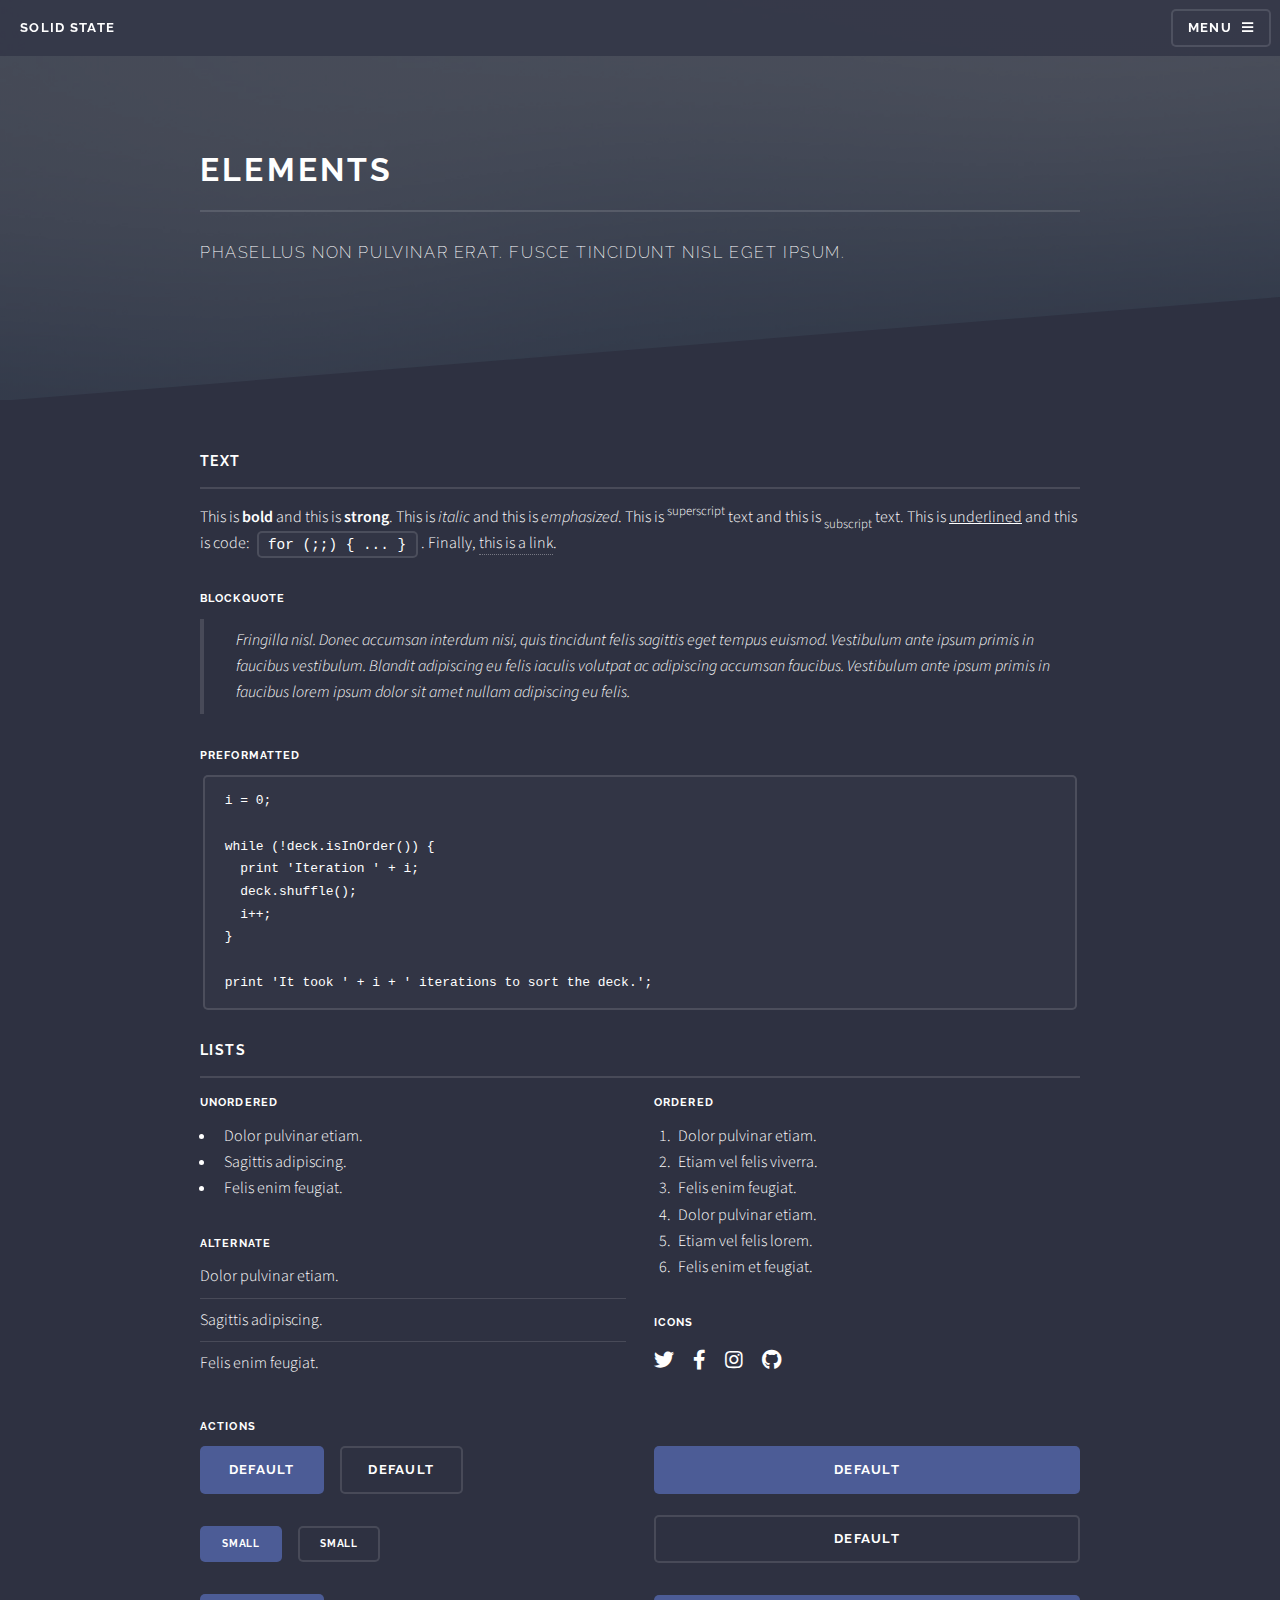
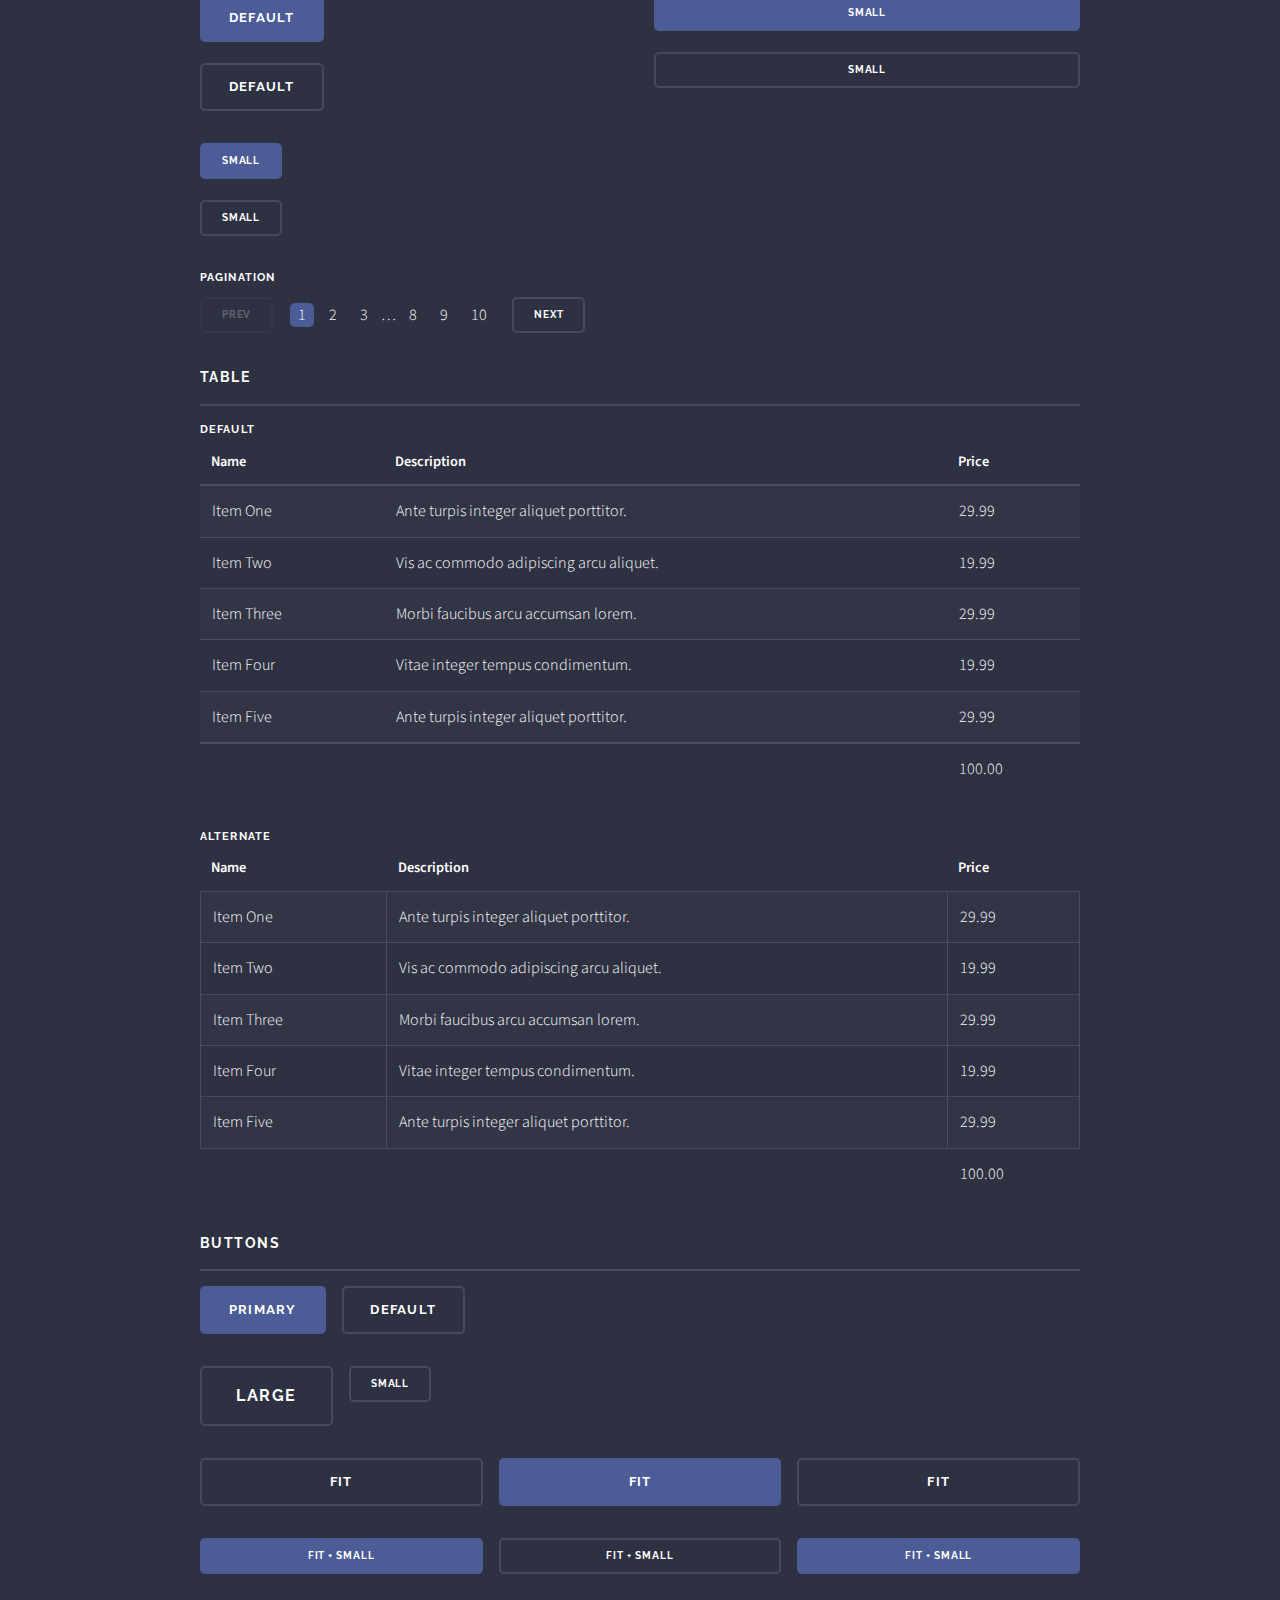
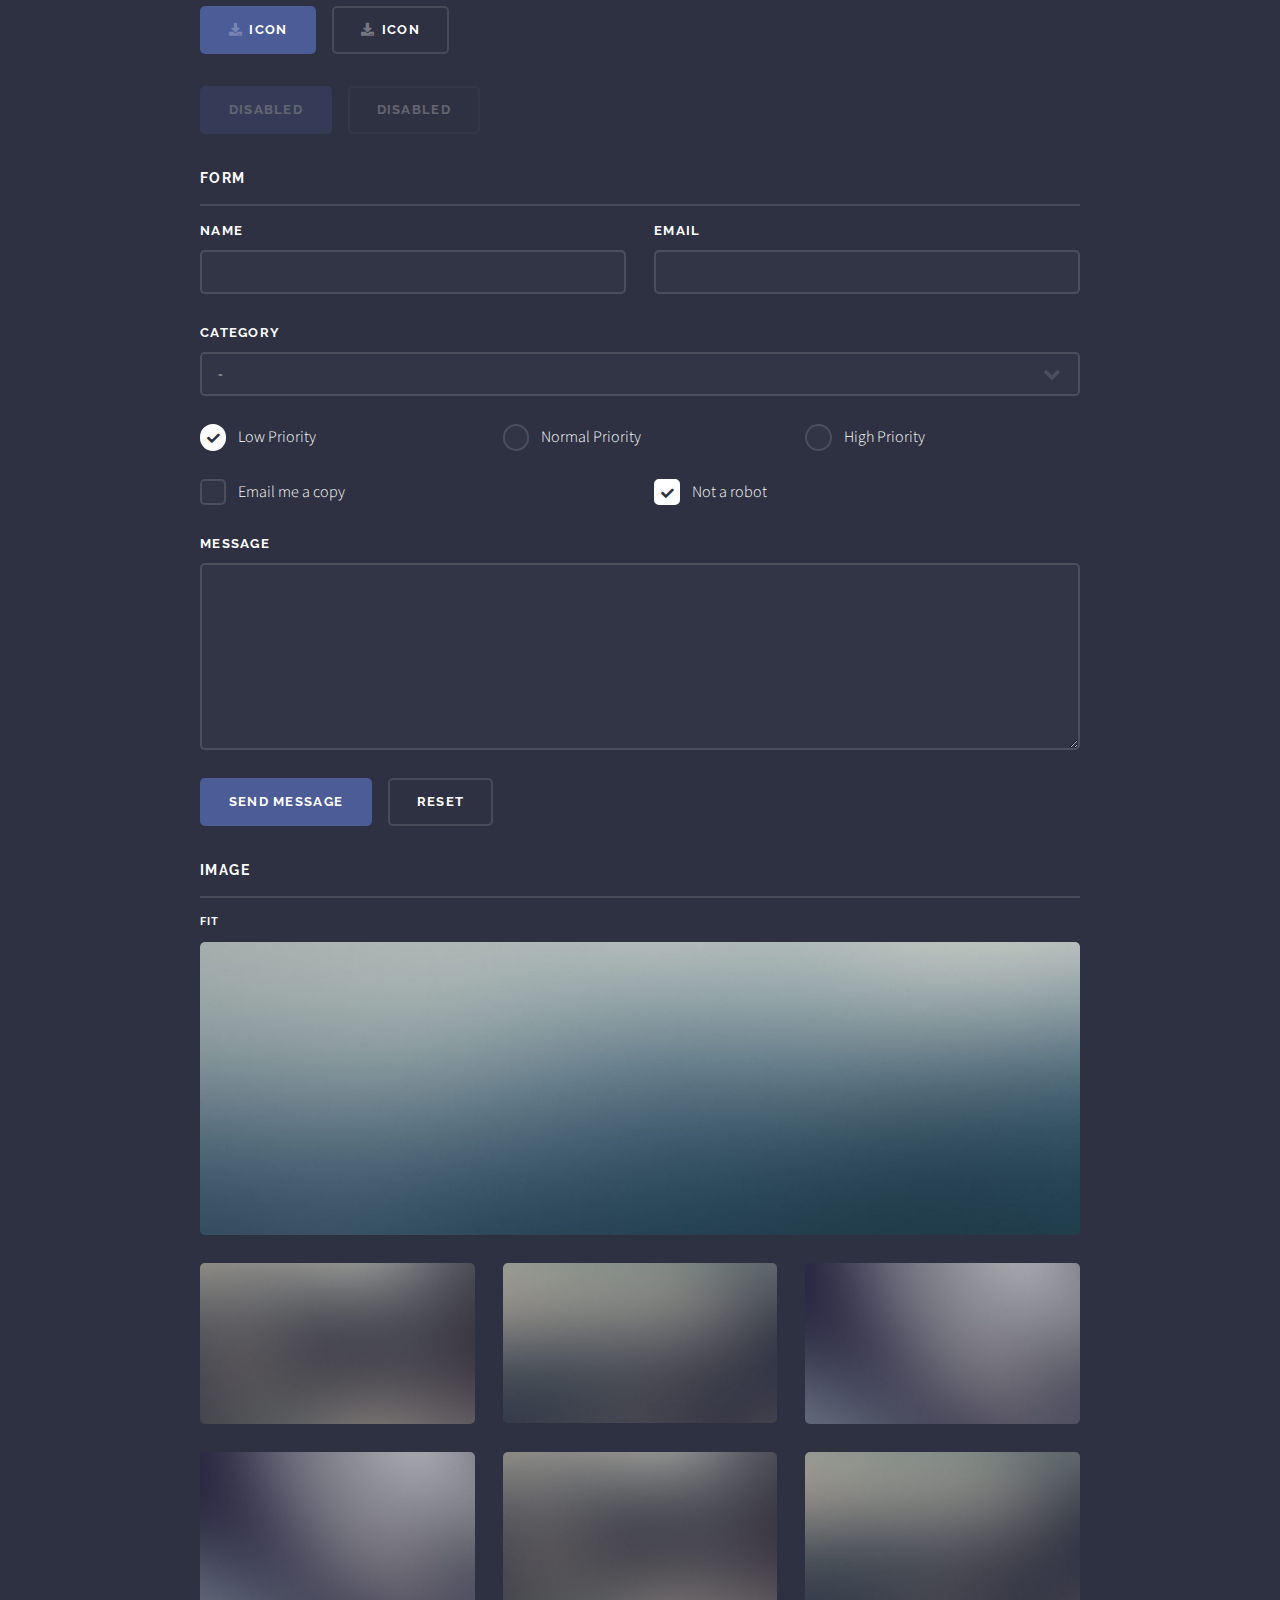
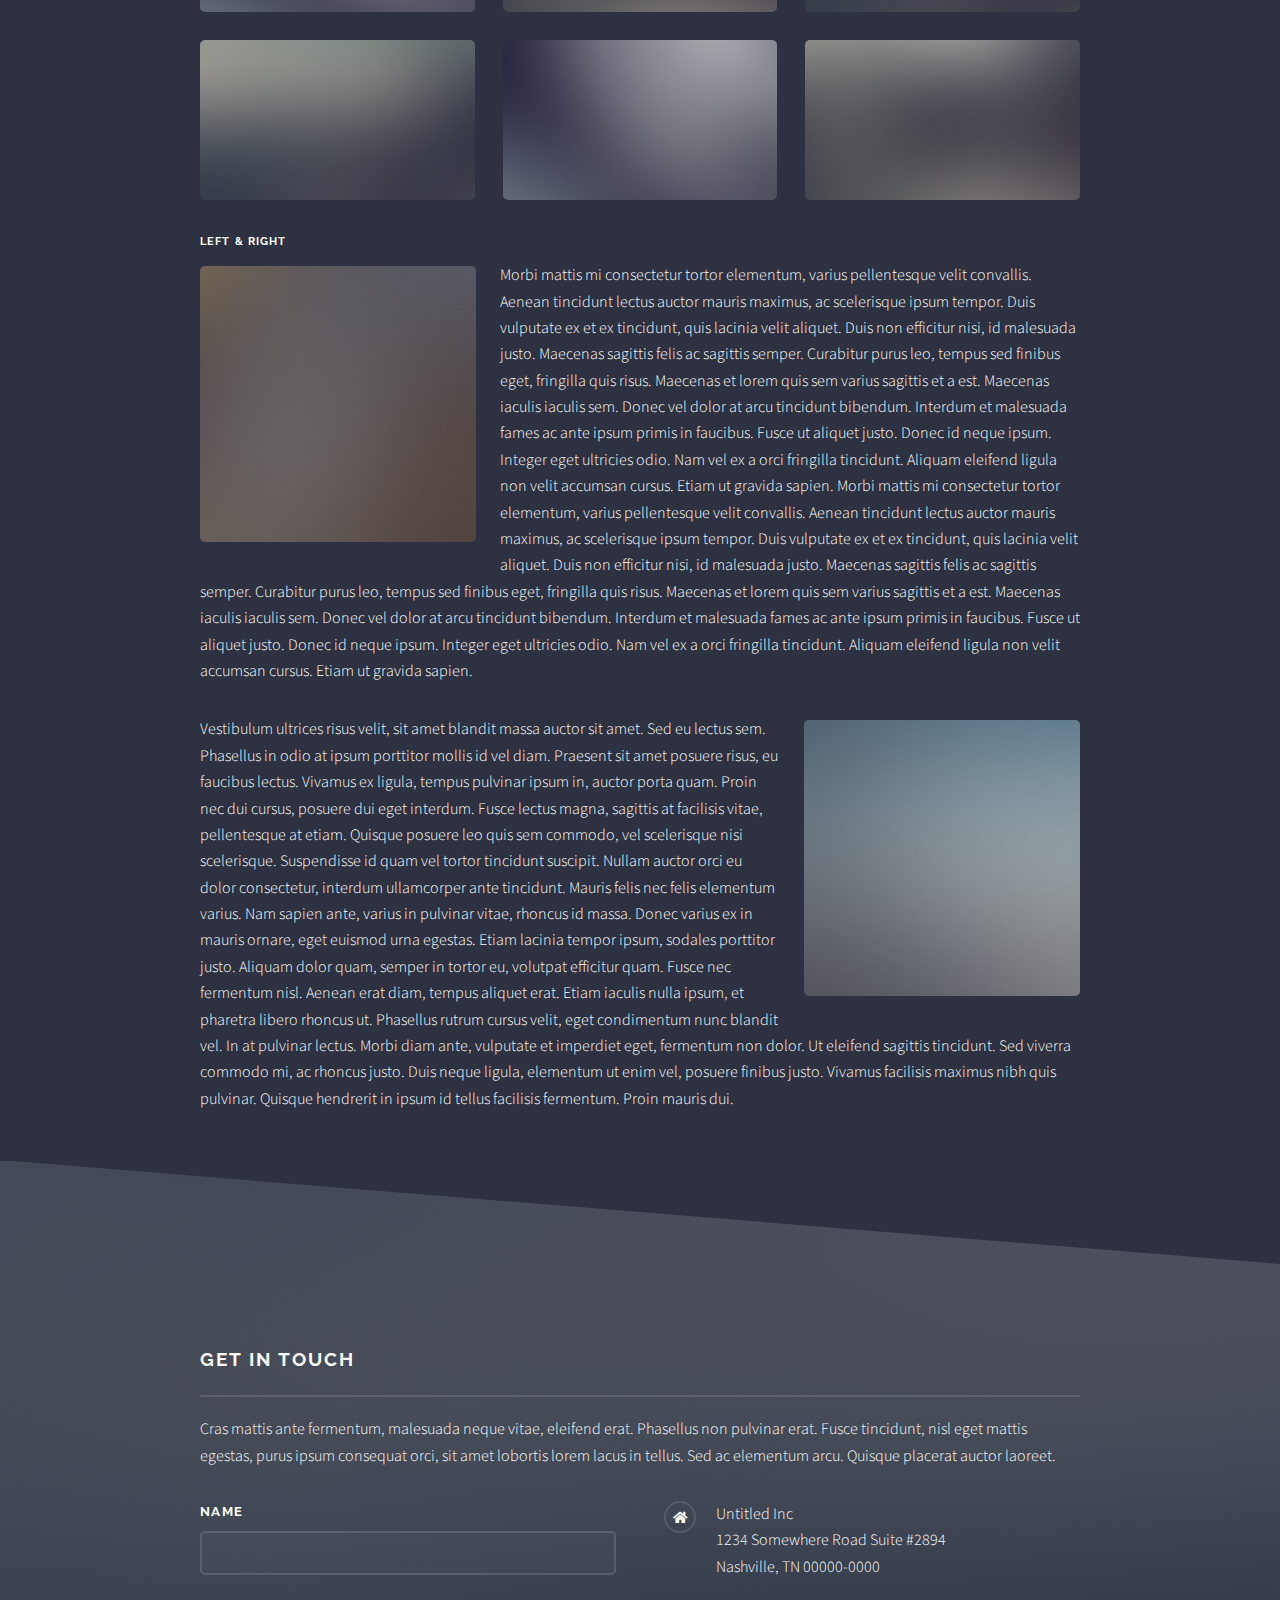
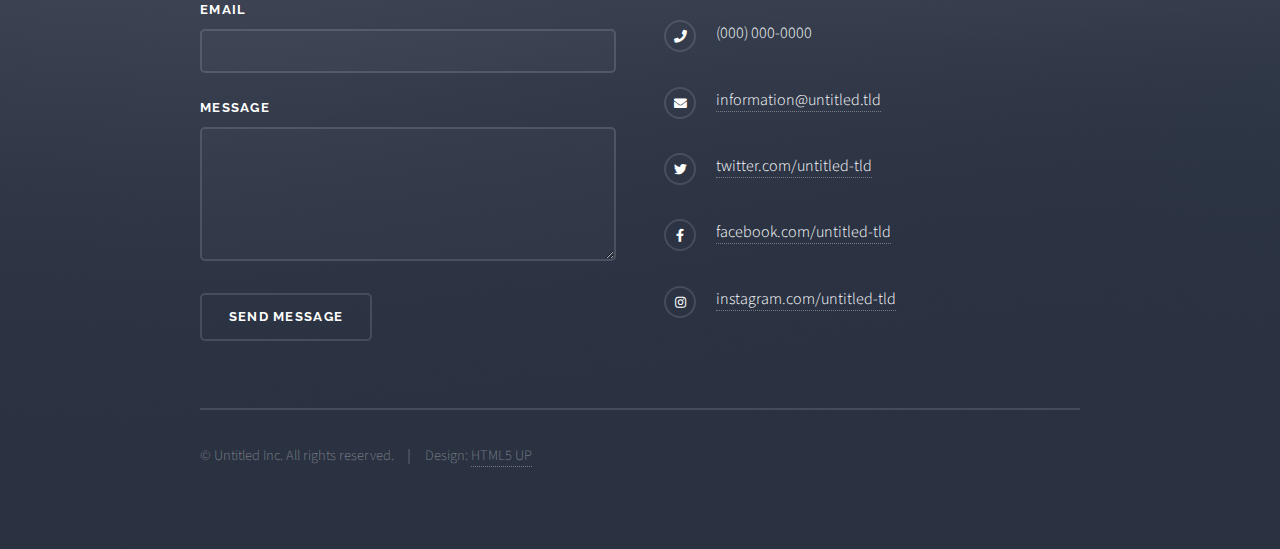
<file: elements.html>
<!DOCTYPE HTML>
<!--
	Solid State by HTML5 UP
	html5up.net | @ajlkn
	Free for personal and commercial use under the CCA 3.0 license (html5up.net/license)
-->
<html>
	<head>
		<title>Elements - Solid State by HTML5 UP</title>
		<meta charset="utf-8" />
		<meta name="viewport" content="width=device-width, initial-scale=1, user-scalable=no" />
		<link rel="stylesheet" href="assets/css/main.css" />
		<noscript><link rel="stylesheet" href="assets/css/noscript.css" /></noscript>
	</head>
	<body class="is-preload">

		<!-- Page Wrapper -->
			<div id="page-wrapper">

				<!-- Header -->
					<header id="header">
						<h1><a href="index.html">Solid State</a></h1>
						<nav>
							<a href="#menu">Menu</a>
						</nav>
					</header>

				<!-- Menu -->
					<nav id="menu">
						<div class="inner">
							<h2>Menu</h2>
							<ul class="links">
								<li><a href="index.html">Home</a></li>
								<li><a href="generic.html">Generic</a></li>
								<li><a href="elements.html">Elements</a></li>
								<li><a href="#">Log In</a></li>
								<li><a href="#">Sign Up</a></li>
							</ul>
							<a href="#" class="close">Close</a>
						</div>
					</nav>

				<!-- Wrapper -->
					<section id="wrapper">
						<header>
							<div class="inner">
								<h2>Elements</h2>
								<p>Phasellus non pulvinar erat. Fusce tincidunt nisl eget ipsum.</p>
							</div>
						</header>

						<!-- Content -->
							<div class="wrapper">
								<div class="inner">

									<section>
										<h3 class="major">Text</h3>
										<p>This is <b>bold</b> and this is <strong>strong</strong>. This is <i>italic</i> and this is <em>emphasized</em>.
										This is <sup>superscript</sup> text and this is <sub>subscript</sub> text.
										This is <u>underlined</u> and this is code: <code>for (;;) { ... }</code>. Finally, <a href="#">this is a link</a>.</p>
										<h4>Blockquote</h4>
										<blockquote>Fringilla nisl. Donec accumsan interdum nisi, quis tincidunt felis sagittis eget tempus euismod. Vestibulum ante ipsum primis in faucibus vestibulum. Blandit adipiscing eu felis iaculis volutpat ac adipiscing accumsan faucibus. Vestibulum ante ipsum primis in faucibus lorem ipsum dolor sit amet nullam adipiscing eu felis.</blockquote>
										<h4>Preformatted</h4>
										<pre><code>i = 0;

while (!deck.isInOrder()) {
  print 'Iteration ' + i;
  deck.shuffle();
  i++;
}

print 'It took ' + i + ' iterations to sort the deck.';</code></pre>
									</section>

									<section>
										<h3 class="major">Lists</h3>
										<div class="row">
											<div class="col-6 col-12-medium">
												<h4>Unordered</h4>
												<ul>
													<li>Dolor pulvinar etiam.</li>
													<li>Sagittis adipiscing.</li>
													<li>Felis enim feugiat.</li>
												</ul>
												<h4>Alternate</h4>
												<ul class="alt">
													<li>Dolor pulvinar etiam.</li>
													<li>Sagittis adipiscing.</li>
													<li>Felis enim feugiat.</li>
												</ul>
											</div>
											<div class="col-6 col-12-medium">
												<h4>Ordered</h4>
												<ol>
													<li>Dolor pulvinar etiam.</li>
													<li>Etiam vel felis viverra.</li>
													<li>Felis enim feugiat.</li>
													<li>Dolor pulvinar etiam.</li>
													<li>Etiam vel felis lorem.</li>
													<li>Felis enim et feugiat.</li>
												</ol>
												<h4>Icons</h4>
												<ul class="icons">
													<li><a href="#" class="icon brands fa-twitter"><span class="label">Twitter</span></a></li>
													<li><a href="#" class="icon brands fa-facebook-f"><span class="label">Facebook</span></a></li>
													<li><a href="#" class="icon brands fa-instagram"><span class="label">Instagram</span></a></li>
													<li><a href="#" class="icon brands fa-github"><span class="label">Github</span></a></li>
												</ul>
											</div>
										</div>
										<h4>Actions</h4>
										<div class="row">
											<div class="col-6 col-12-medium">
												<ul class="actions">
													<li><a href="#" class="button primary">Default</a></li>
													<li><a href="#" class="button">Default</a></li>
												</ul>
												<ul class="actions small">
													<li><a href="#" class="button primary small">Small</a></li>
													<li><a href="#" class="button small">Small</a></li>
												</ul>
												<ul class="actions stacked">
													<li><a href="#" class="button primary">Default</a></li>
													<li><a href="#" class="button">Default</a></li>
												</ul>
												<ul class="actions stacked small">
													<li><a href="#" class="button primary small">Small</a></li>
													<li><a href="#" class="button small">Small</a></li>
												</ul>
											</div>
											<div class="col-6 col-12-medium">
												<ul class="actions stacked">
													<li><a href="#" class="button primary fit">Default</a></li>
													<li><a href="#" class="button fit">Default</a></li>
												</ul>
												<ul class="actions stacked small">
													<li><a href="#" class="button primary small fit">Small</a></li>
													<li><a href="#" class="button small fit">Small</a></li>
												</ul>
											</div>
										</div>
										<h4>Pagination</h4>
										<ul class="pagination">
											<li><span class="button small disabled">Prev</span></li>
											<li><a href="#" class="page active">1</a></li>
											<li><a href="#" class="page">2</a></li>
											<li><a href="#" class="page">3</a></li>
											<li><span>&hellip;</span></li>
											<li><a href="#" class="page">8</a></li>
											<li><a href="#" class="page">9</a></li>
											<li><a href="#" class="page">10</a></li>
											<li><a href="#" class="button small">Next</a></li>
										</ul>
									</section>

									<section>
										<h3 class="major">Table</h3>
										<h4>Default</h4>
										<div class="table-wrapper">
											<table>
												<thead>
													<tr>
														<th>Name</th>
														<th>Description</th>
														<th>Price</th>
													</tr>
												</thead>
												<tbody>
													<tr>
														<td>Item One</td>
														<td>Ante turpis integer aliquet porttitor.</td>
														<td>29.99</td>
													</tr>
													<tr>
														<td>Item Two</td>
														<td>Vis ac commodo adipiscing arcu aliquet.</td>
														<td>19.99</td>
													</tr>
													<tr>
														<td>Item Three</td>
														<td> Morbi faucibus arcu accumsan lorem.</td>
														<td>29.99</td>
													</tr>
													<tr>
														<td>Item Four</td>
														<td>Vitae integer tempus condimentum.</td>
														<td>19.99</td>
													</tr>
													<tr>
														<td>Item Five</td>
														<td>Ante turpis integer aliquet porttitor.</td>
														<td>29.99</td>
													</tr>
												</tbody>
												<tfoot>
													<tr>
														<td colspan="2"></td>
														<td>100.00</td>
													</tr>
												</tfoot>
											</table>
										</div>

										<h4>Alternate</h4>
										<div class="table-wrapper">
											<table class="alt">
												<thead>
													<tr>
														<th>Name</th>
														<th>Description</th>
														<th>Price</th>
													</tr>
												</thead>
												<tbody>
													<tr>
														<td>Item One</td>
														<td>Ante turpis integer aliquet porttitor.</td>
														<td>29.99</td>
													</tr>
													<tr>
														<td>Item Two</td>
														<td>Vis ac commodo adipiscing arcu aliquet.</td>
														<td>19.99</td>
													</tr>
													<tr>
														<td>Item Three</td>
														<td> Morbi faucibus arcu accumsan lorem.</td>
														<td>29.99</td>
													</tr>
													<tr>
														<td>Item Four</td>
														<td>Vitae integer tempus condimentum.</td>
														<td>19.99</td>
													</tr>
													<tr>
														<td>Item Five</td>
														<td>Ante turpis integer aliquet porttitor.</td>
														<td>29.99</td>
													</tr>
												</tbody>
												<tfoot>
													<tr>
														<td colspan="2"></td>
														<td>100.00</td>
													</tr>
												</tfoot>
											</table>
										</div>
									</section>

									<section>
										<h3 class="major">Buttons</h3>
										<ul class="actions">
											<li><a href="#" class="button primary">Primary</a></li>
											<li><a href="#" class="button">Default</a></li>
										</ul>
										<ul class="actions">
											<li><a href="#" class="button large">Large</a></li>
											<li><a href="#" class="button small">Small</a></li>
										</ul>
										<ul class="actions fit">
											<li><a href="#" class="button fit">Fit</a></li>
											<li><a href="#" class="button primary fit">Fit</a></li>
											<li><a href="#" class="button fit">Fit</a></li>
										</ul>
										<ul class="actions fit small">
											<li><a href="#" class="button primary fit small">Fit + Small</a></li>
											<li><a href="#" class="button fit small">Fit + Small</a></li>
											<li><a href="#" class="button primary fit small">Fit + Small</a></li>
										</ul>
										<ul class="actions">
											<li><a href="#" class="button primary icon solid fa-download">Icon</a></li>
											<li><a href="#" class="button icon solid fa-download">Icon</a></li>
										</ul>
										<ul class="actions">
											<li><span class="button primary disabled">Disabled</span></li>
											<li><span class="button disabled">Disabled</span></li>
										</ul>
									</section>

									<section>
										<h3 class="major">Form</h3>
										<form method="post" action="#">
											<div class="row gtr-uniform">
												<div class="col-6 col-12-xsmall">
													<label for="demo-name">Name</label>
													<input type="text" name="demo-name" id="demo-name" value="" />
												</div>
												<div class="col-6 col-12-xsmall">
													<label for="demo-email">Email</label>
													<input type="email" name="demo-email" id="demo-email" value="" />
												</div>
												<div class="col-12">
													<label for="demo-category">Category</label>
													<select name="demo-category" id="demo-category">
														<option value="">-</option>
														<option value="1">Manufacturing</option>
														<option value="1">Shipping</option>
														<option value="1">Administration</option>
														<option value="1">Human Resources</option>
													</select>
												</div>
												<div class="col-4 col-12-small">
													<input type="radio" id="demo-priority-low" name="demo-priority" checked>
													<label for="demo-priority-low">Low Priority</label>
												</div>
												<div class="col-4 col-12-small">
													<input type="radio" id="demo-priority-normal" name="demo-priority">
													<label for="demo-priority-normal">Normal Priority</label>
												</div>
												<div class="col-4 col-12-small">
													<input type="radio" id="demo-priority-high" name="demo-priority">
													<label for="demo-priority-high">High Priority</label>
												</div>
												<div class="col-6 col-12-small">
													<input type="checkbox" id="demo-copy" name="demo-copy">
													<label for="demo-copy">Email me a copy</label>
												</div>
												<div class="col-6 col-12-small">
													<input type="checkbox" id="demo-human" name="demo-human" checked>
													<label for="demo-human">Not a robot</label>
												</div>
												<div class="col-12">
													<label for="demo-message">Message</label>
													<textarea name="demo-message" id="demo-message" rows="6"></textarea>
												</div>
												<div class="col-12">
													<ul class="actions">
														<li><input type="submit" value="Send Message" class="primary" /></li>
														<li><input type="reset" value="Reset" /></li>
													</ul>
												</div>
											</div>
										</form>
									</section>

									<section>
										<h3 class="major">Image</h3>
										<h4>Fit</h4>
										<div class="box alt">
											<div class="row gtr-uniform">
												<div class="col-12"><span class="image fit"><img src="images/pic08.jpg" alt="" /></span></div>
												<div class="col-4"><span class="image fit"><img src="images/pic05.jpg" alt="" /></span></div>
												<div class="col-4"><span class="image fit"><img src="images/pic06.jpg" alt="" /></span></div>
												<div class="col-4"><span class="image fit"><img src="images/pic07.jpg" alt="" /></span></div>
												<div class="col-4"><span class="image fit"><img src="images/pic07.jpg" alt="" /></span></div>
												<div class="col-4"><span class="image fit"><img src="images/pic05.jpg" alt="" /></span></div>
												<div class="col-4"><span class="image fit"><img src="images/pic06.jpg" alt="" /></span></div>
												<div class="col-4"><span class="image fit"><img src="images/pic06.jpg" alt="" /></span></div>
												<div class="col-4"><span class="image fit"><img src="images/pic07.jpg" alt="" /></span></div>
												<div class="col-4"><span class="image fit"><img src="images/pic05.jpg" alt="" /></span></div>
											</div>
										</div>
										<h4>Left &amp; Right</h4>
										<p><span class="image left"><img src="images/pic01.jpg" alt="" /></span>Morbi mattis mi consectetur tortor elementum, varius pellentesque velit convallis. Aenean tincidunt lectus auctor mauris maximus, ac scelerisque ipsum tempor. Duis vulputate ex et ex tincidunt, quis lacinia velit aliquet. Duis non efficitur nisi, id malesuada justo. Maecenas sagittis felis ac sagittis semper. Curabitur purus leo, tempus sed finibus eget, fringilla quis risus. Maecenas et lorem quis sem varius sagittis et a est. Maecenas iaculis iaculis sem. Donec vel dolor at arcu tincidunt bibendum. Interdum et malesuada fames ac ante ipsum primis in faucibus. Fusce ut aliquet justo. Donec id neque ipsum. Integer eget ultricies odio. Nam vel ex a orci fringilla tincidunt. Aliquam eleifend ligula non velit accumsan cursus. Etiam ut gravida sapien. Morbi mattis mi consectetur tortor elementum, varius pellentesque velit convallis. Aenean tincidunt lectus auctor mauris maximus, ac scelerisque ipsum tempor. Duis vulputate ex et ex tincidunt, quis lacinia velit aliquet. Duis non efficitur nisi, id malesuada justo. Maecenas sagittis felis ac sagittis semper. Curabitur purus leo, tempus sed finibus eget, fringilla quis risus. Maecenas et lorem quis sem varius sagittis et a est. Maecenas iaculis iaculis sem. Donec vel dolor at arcu tincidunt bibendum. Interdum et malesuada fames ac ante ipsum primis in faucibus. Fusce ut aliquet justo. Donec id neque ipsum. Integer eget ultricies odio. Nam vel ex a orci fringilla tincidunt. Aliquam eleifend ligula non velit accumsan cursus. Etiam ut gravida sapien.</p>
										<p><span class="image right"><img src="images/pic02.jpg" alt="" /></span>Vestibulum ultrices risus velit, sit amet blandit massa auctor sit amet. Sed eu lectus sem. Phasellus in odio at ipsum porttitor mollis id vel diam. Praesent sit amet posuere risus, eu faucibus lectus. Vivamus ex ligula, tempus pulvinar ipsum in, auctor porta quam. Proin nec dui cursus, posuere dui eget interdum. Fusce lectus magna, sagittis at facilisis vitae, pellentesque at etiam. Quisque posuere leo quis sem commodo, vel scelerisque nisi scelerisque. Suspendisse id quam vel tortor tincidunt suscipit. Nullam auctor orci eu dolor consectetur, interdum ullamcorper ante tincidunt. Mauris felis nec felis elementum varius. Nam sapien ante, varius in pulvinar vitae, rhoncus id massa. Donec varius ex in mauris ornare, eget euismod urna egestas. Etiam lacinia tempor ipsum, sodales porttitor justo. Aliquam dolor quam, semper in tortor eu, volutpat efficitur quam. Fusce nec fermentum nisl. Aenean erat diam, tempus aliquet erat. Etiam iaculis nulla ipsum, et pharetra libero rhoncus ut. Phasellus rutrum cursus velit, eget condimentum nunc blandit vel. In at pulvinar lectus. Morbi diam ante, vulputate et imperdiet eget, fermentum non dolor. Ut eleifend sagittis tincidunt. Sed viverra commodo mi, ac rhoncus justo. Duis neque ligula, elementum ut enim vel, posuere finibus justo. Vivamus facilisis maximus nibh quis pulvinar. Quisque hendrerit in ipsum id tellus facilisis fermentum. Proin mauris dui.</p>
									</section>

								</div>
							</div>

					</section>

				<!-- Footer -->
					<section id="footer">
						<div class="inner">
							<h2 class="major">Get in touch</h2>
							<p>Cras mattis ante fermentum, malesuada neque vitae, eleifend erat. Phasellus non pulvinar erat. Fusce tincidunt, nisl eget mattis egestas, purus ipsum consequat orci, sit amet lobortis lorem lacus in tellus. Sed ac elementum arcu. Quisque placerat auctor laoreet.</p>
							<form method="post" action="#">
								<div class="fields">
									<div class="field">
										<label for="name">Name</label>
										<input type="text" name="name" id="name" />
									</div>
									<div class="field">
										<label for="email">Email</label>
										<input type="email" name="email" id="email" />
									</div>
									<div class="field">
										<label for="message">Message</label>
										<textarea name="message" id="message" rows="4"></textarea>
									</div>
								</div>
								<ul class="actions">
									<li><input type="submit" value="Send Message" /></li>
								</ul>
							</form>
							<ul class="contact">
								<li class="icon solid fa-home">
									Untitled Inc<br />
									1234 Somewhere Road Suite #2894<br />
									Nashville, TN 00000-0000
								</li>
								<li class="icon solid fa-phone">(000) 000-0000</li>
								<li class="icon solid fa-envelope"><a href="#">information@untitled.tld</a></li>
								<li class="icon brands fa-twitter"><a href="#">twitter.com/untitled-tld</a></li>
								<li class="icon brands fa-facebook-f"><a href="#">facebook.com/untitled-tld</a></li>
								<li class="icon brands fa-instagram"><a href="#">instagram.com/untitled-tld</a></li>
							</ul>
							<ul class="copyright">
								<li>&copy; Untitled Inc. All rights reserved.</li><li>Design: <a href="http://html5up.net">HTML5 UP</a></li>
							</ul>
						</div>
					</section>

			</div>

		<!-- Scripts -->
			<script src="assets/js/jquery.min.js"></script>
			<script src="assets/js/jquery.scrollex.min.js"></script>
			<script src="assets/js/browser.min.js"></script>
			<script src="assets/js/breakpoints.min.js"></script>
			<script src="assets/js/util.js"></script>
			<script src="assets/js/main.js"></script>

	</body>
</html>
</file>
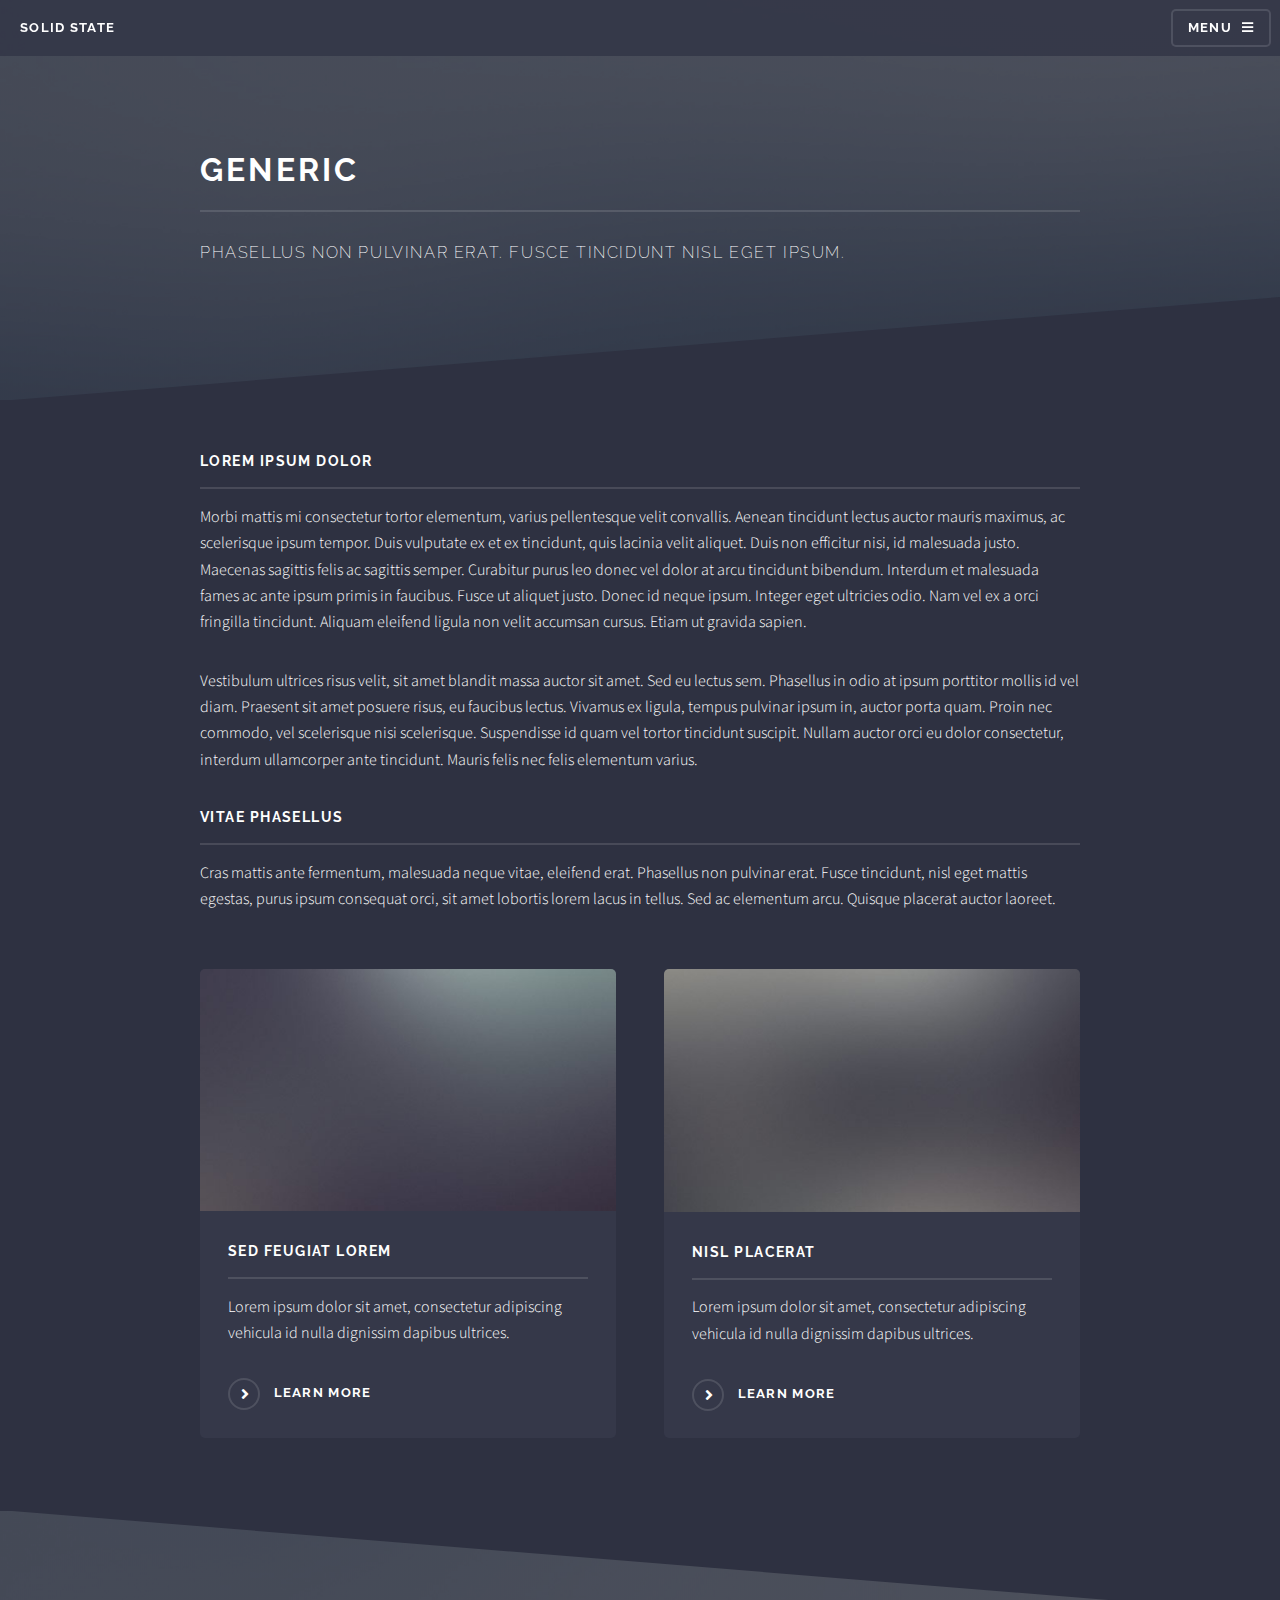
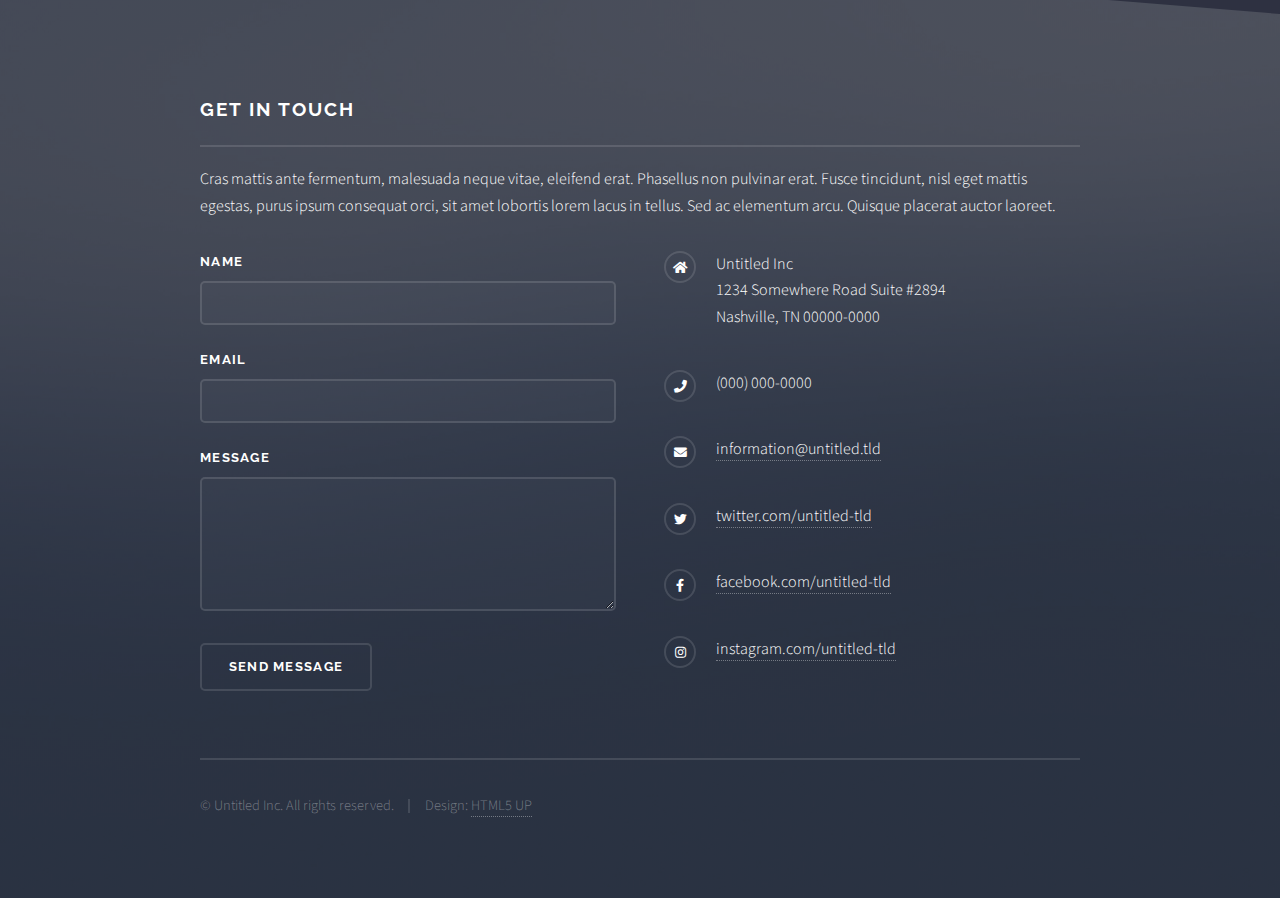
<file: generic.html>
<!DOCTYPE HTML>
<!--
	Solid State by HTML5 UP
	html5up.net | @ajlkn
	Free for personal and commercial use under the CCA 3.0 license (html5up.net/license)
-->
<html>
	<head>
		<title>Generic - Solid State by HTML5 UP</title>
		<meta charset="utf-8" />
		<meta name="viewport" content="width=device-width, initial-scale=1, user-scalable=no" />
		<link rel="stylesheet" href="assets/css/main.css" />
		<noscript><link rel="stylesheet" href="assets/css/noscript.css" /></noscript>
	</head>
	<body class="is-preload">

		<!-- Page Wrapper -->
			<div id="page-wrapper">

				<!-- Header -->
					<header id="header">
						<h1><a href="index.html">Solid State</a></h1>
						<nav>
							<a href="#menu">Menu</a>
						</nav>
					</header>

				<!-- Menu -->
					<nav id="menu">
						<div class="inner">
							<h2>Menu</h2>
							<ul class="links">
								<li><a href="index.html">Home</a></li>
								<li><a href="generic.html">Generic</a></li>
								<li><a href="elements.html">Elements</a></li>
								<li><a href="#">Log In</a></li>
								<li><a href="#">Sign Up</a></li>
							</ul>
							<a href="#" class="close">Close</a>
						</div>
					</nav>

				<!-- Wrapper -->
					<section id="wrapper">
						<header>
							<div class="inner">
								<h2>Generic</h2>
								<p>Phasellus non pulvinar erat. Fusce tincidunt nisl eget ipsum.</p>
							</div>
						</header>

						<!-- Content -->
							<div class="wrapper">
								<div class="inner">

									<h3 class="major">Lorem ipsum dolor</h3>
									<p>Morbi mattis mi consectetur tortor elementum, varius pellentesque velit convallis. Aenean tincidunt lectus auctor mauris maximus, ac scelerisque ipsum tempor. Duis vulputate ex et ex tincidunt, quis lacinia velit aliquet. Duis non efficitur nisi, id malesuada justo. Maecenas sagittis felis ac sagittis semper. Curabitur purus leo donec vel dolor at arcu tincidunt bibendum. Interdum et malesuada fames ac ante ipsum primis in faucibus. Fusce ut aliquet justo. Donec id neque ipsum. Integer eget ultricies odio. Nam vel ex a orci fringilla tincidunt. Aliquam eleifend ligula non velit accumsan cursus. Etiam ut gravida sapien.</p>

									<p>Vestibulum ultrices risus velit, sit amet blandit massa auctor sit amet. Sed eu lectus sem. Phasellus in odio at ipsum porttitor mollis id vel diam. Praesent sit amet posuere risus, eu faucibus lectus. Vivamus ex ligula, tempus pulvinar ipsum in, auctor porta quam. Proin nec commodo, vel scelerisque nisi scelerisque. Suspendisse id quam vel tortor tincidunt suscipit. Nullam auctor orci eu dolor consectetur, interdum ullamcorper ante tincidunt. Mauris felis nec felis elementum varius.</p>

									<h3 class="major">Vitae phasellus</h3>
									<p>Cras mattis ante fermentum, malesuada neque vitae, eleifend erat. Phasellus non pulvinar erat. Fusce tincidunt, nisl eget mattis egestas, purus ipsum consequat orci, sit amet lobortis lorem lacus in tellus. Sed ac elementum arcu. Quisque placerat auctor laoreet.</p>

									<section class="features">
										<article>
											<a href="#" class="image"><img src="images/pic04.jpg" alt="" /></a>
											<h3 class="major">Sed feugiat lorem</h3>
											<p>Lorem ipsum dolor sit amet, consectetur adipiscing vehicula id nulla dignissim dapibus ultrices.</p>
											<a href="#" class="special">Learn more</a>
										</article>
										<article>
											<a href="#" class="image"><img src="images/pic05.jpg" alt="" /></a>
											<h3 class="major">Nisl placerat</h3>
											<p>Lorem ipsum dolor sit amet, consectetur adipiscing vehicula id nulla dignissim dapibus ultrices.</p>
											<a href="#" class="special">Learn more</a>
										</article>
									</section>

								</div>
							</div>

					</section>

				<!-- Footer -->
					<section id="footer">
						<div class="inner">
							<h2 class="major">Get in touch</h2>
							<p>Cras mattis ante fermentum, malesuada neque vitae, eleifend erat. Phasellus non pulvinar erat. Fusce tincidunt, nisl eget mattis egestas, purus ipsum consequat orci, sit amet lobortis lorem lacus in tellus. Sed ac elementum arcu. Quisque placerat auctor laoreet.</p>
							<form method="post" action="#">
								<div class="fields">
									<div class="field">
										<label for="name">Name</label>
										<input type="text" name="name" id="name" />
									</div>
									<div class="field">
										<label for="email">Email</label>
										<input type="email" name="email" id="email" />
									</div>
									<div class="field">
										<label for="message">Message</label>
										<textarea name="message" id="message" rows="4"></textarea>
									</div>
								</div>
								<ul class="actions">
									<li><input type="submit" value="Send Message" /></li>
								</ul>
							</form>
							<ul class="contact">
								<li class="icon solid fa-home">
									Untitled Inc<br />
									1234 Somewhere Road Suite #2894<br />
									Nashville, TN 00000-0000
								</li>
								<li class="icon solid fa-phone">(000) 000-0000</li>
								<li class="icon solid fa-envelope"><a href="#">information@untitled.tld</a></li>
								<li class="icon brands fa-twitter"><a href="#">twitter.com/untitled-tld</a></li>
								<li class="icon brands fa-facebook-f"><a href="#">facebook.com/untitled-tld</a></li>
								<li class="icon brands fa-instagram"><a href="#">instagram.com/untitled-tld</a></li>
							</ul>
							<ul class="copyright">
								<li>&copy; Untitled Inc. All rights reserved.</li><li>Design: <a href="http://html5up.net">HTML5 UP</a></li>
							</ul>
						</div>
					</section>

			</div>

		<!-- Scripts -->
			<script src="assets/js/jquery.min.js"></script>
			<script src="assets/js/jquery.scrollex.min.js"></script>
			<script src="assets/js/browser.min.js"></script>
			<script src="assets/js/breakpoints.min.js"></script>
			<script src="assets/js/util.js"></script>
			<script src="assets/js/main.js"></script>

	</body>
</html>
</file>
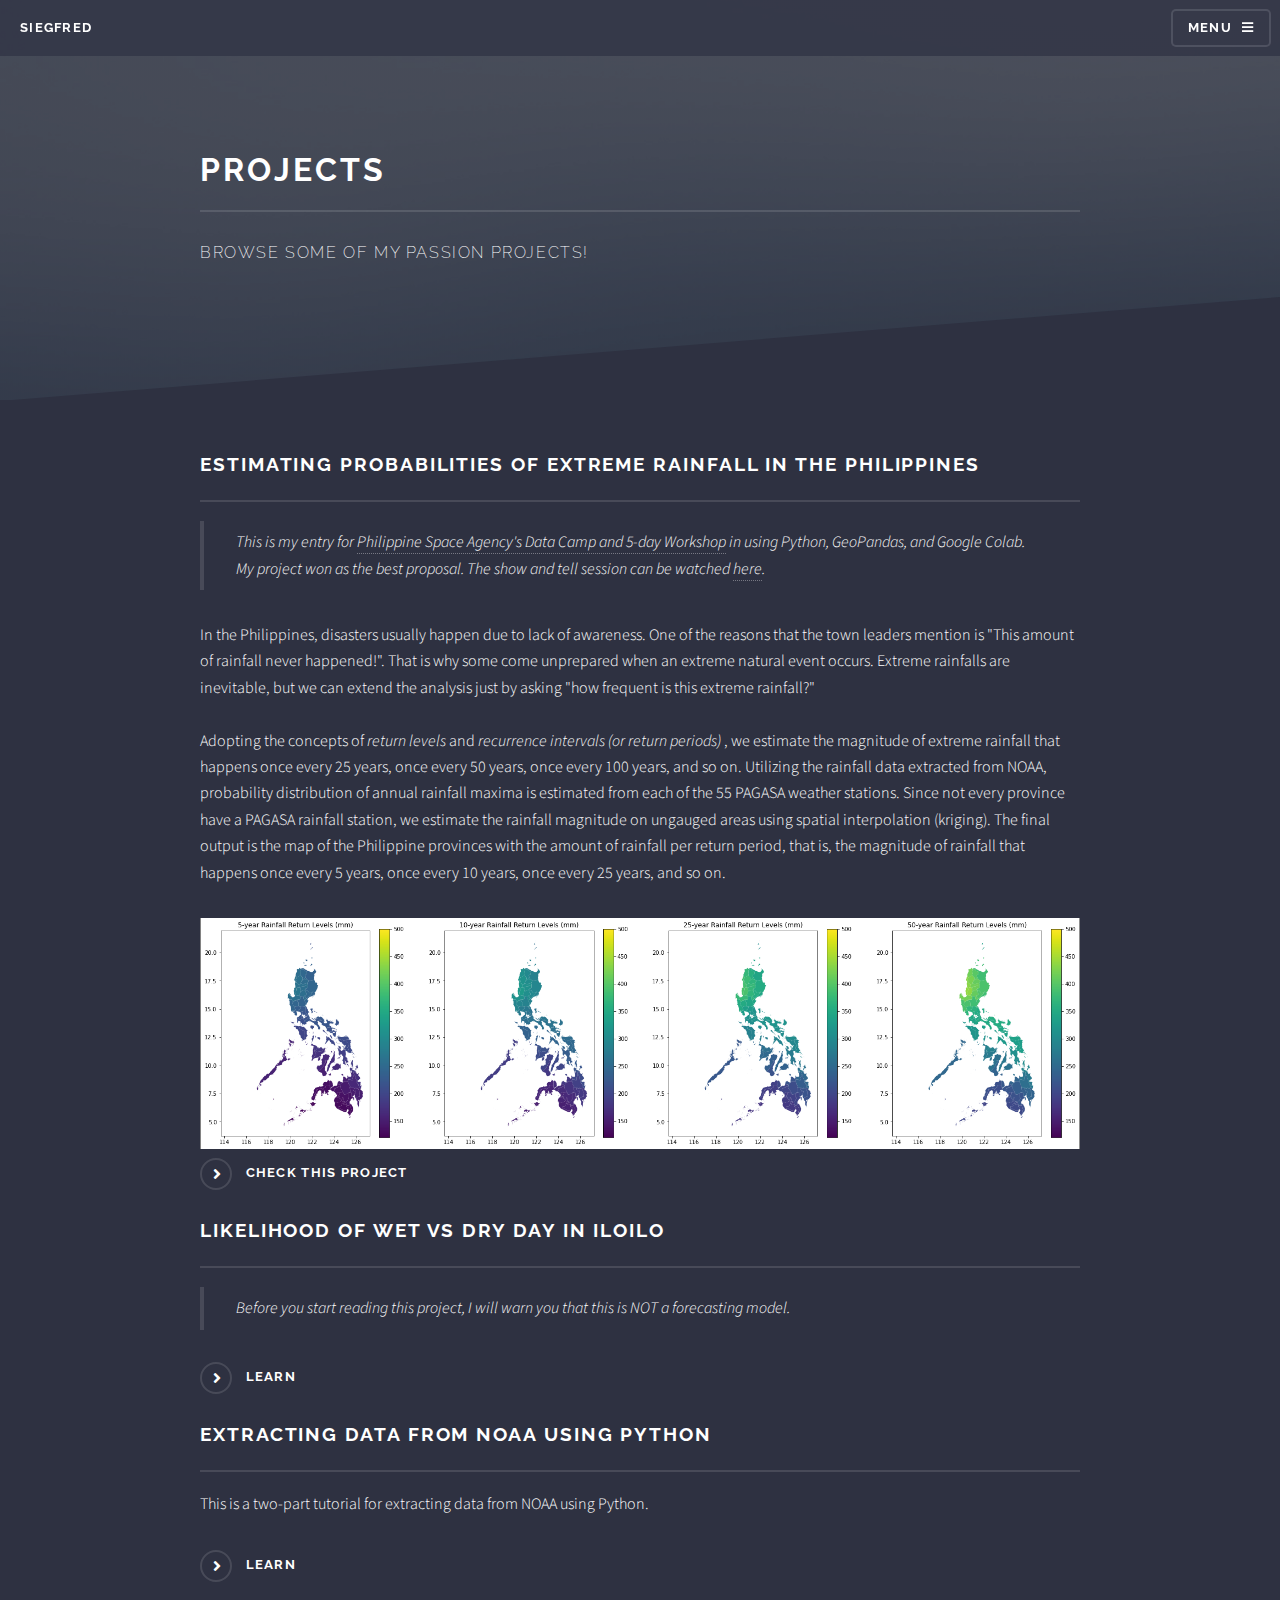
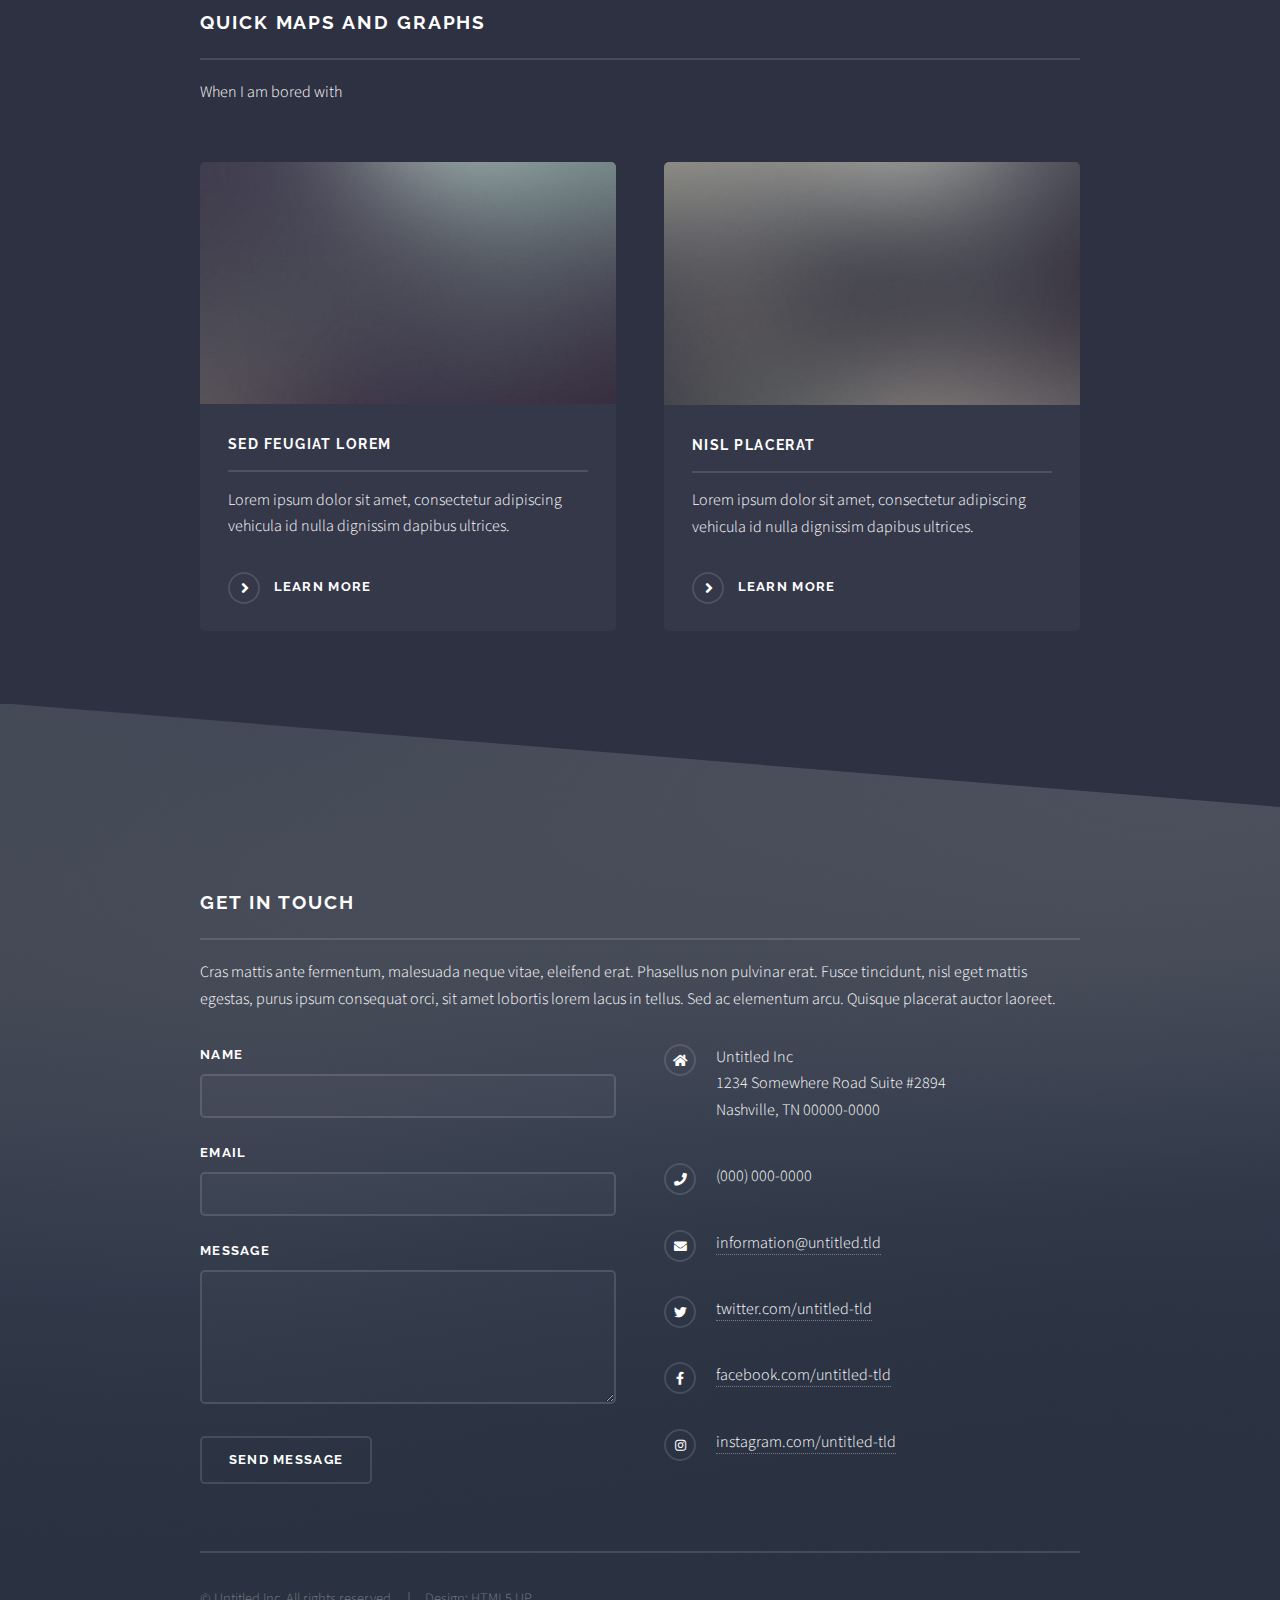
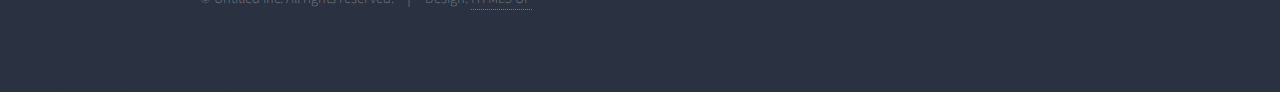
<file: projects.html>
<!DOCTYPE HTML>
<!--
	Solid State by HTML5 UP
	html5up.net | @ajlkn
	Free for personal and commercial use under the CCA 3.0 license (html5up.net/license)
-->
<html>
	<head>
		<title>SIEGFRED CODIA - Projects</title>
		<meta charset="utf-8" />
		<meta name="viewport" content="width=device-width, initial-scale=1, user-scalable=no" />
		<link rel="stylesheet" href="assets/css/main.css" />
		<noscript><link rel="stylesheet" href="assets/css/noscript.css" /></noscript>
	</head>
	<body class="is-preload">

		<!-- Page Wrapper -->
			<div id="page-wrapper">

				<!-- Header -->
					<header id="header">
						<h1><a href="index.html">SIEGFRED</a></h1>
						<nav>
							<a href="#menu">Menu</a>
						</nav>
					</header>

				<!-- Menu -->
					<nav id="menu">
						<div class="inner">
							<h2>Menu</h2>
							<ul class="links">
								<li><a href="index.html">Home</a></li>
								<li><a href="elements.html">Blog</a></li>
								<li><a href="projects.html">Projects</a></li>
								<li><a href="#">Contact Me</a></li>
							</ul>
							<a href="#" class="close">Close</a>
						</div>
					</nav>

				<!-- Wrapper -->
					<section id="wrapper">
						<header>
							<div class="inner">
								<h2>PROJECTS</h2>
								<p>BROWSE SOME OF MY PASSION PROJECTS!</p>
							</div>
						</header>

						<!-- Content -->
							<div class="wrapper">
								<div class="inner">

									<h2 class="major">Estimating Probabilities of Extreme Rainfall in the Philippines</h2>
										
										<blockquote>
										This is my entry for <a href = "https://philsa.gov.ph/events/data-camp/">Philippine Space Agency's Data Camp and 5-day Workshop</a> in using Python, GeoPandas, and Google Colab. <br>
										My project won as the best proposal. The show and tell session can be watched <a href = "https://youtube.com/watch?v=xQIUxWZdgsI&feature=share&utm_source=EKLEiJECCKjOmKnC5IiRIQ&t=2679">here</a>. 
										</blockquote>
										 
										<p>
										In the Philippines, disasters usually happen due to lack of awareness. One of the reasons that the town leaders mention is "This amount of rainfall never happened!". 
										That is why some come unprepared when an extreme natural event occurs. Extreme rainfalls are inevitable, but we can extend the analysis just by asking "how frequent is this extreme rainfall?"
										<br><br>
										
										Adopting the concepts of <i>return levels</i> and <i>recurrence intervals (or return periods)</i> , we estimate the magnitude of extreme rainfall that happens once every 25 years, once every 50 years, once every 100 years, and so on.
										Utilizing the rainfall data extracted from NOAA, probability distribution of annual rainfall maxima is estimated from each of the 55 PAGASA weather stations. 
										Since not every province have a PAGASA rainfall station, we estimate the rainfall magnitude on ungauged areas using spatial interpolation (kriging).
										The final output is the map of the Philippine provinces with the amount of rainfall per return period, that is, the magnitude of rainfall that happens once every 5 years, once every 10 years, once every 25 years, and so on.
										</p>
										
										<img src="images/Return Levels 5 to 50.png" alt="Rainfall Return Level Maps" width=100%>
										
										<a href="projects/Spatial_GEVD.html" class="special">Check this project</a>


									<h2 class="major">Likelihood of wet vs dry day in Iloilo</h2>
										
										<blockquote>
										Before you start reading this project, I will warn you that this is NOT a forecasting model.
										
										</blockquote>
										 
																				
										<a href="#" class="special">Learn</a>

									<h2 class="major">Extracting data from NOAA using Python</h2>
										
										<p>
										This is a two-part tutorial for extracting data from NOAA using Python.
										</p>
										 
																				
										<a href="#" class="special">Learn</a>


									<h2 class="major">Quick Maps and Graphs</h2>
									<p>
									When I am bored with 
									</p>

									<section class="features">
										<article>
											<a href="#" class="image"><img src="images/pic04.jpg" alt="" /></a>
											<h3 class="major">Sed feugiat lorem</h3>
											<p>Lorem ipsum dolor sit amet, consectetur adipiscing vehicula id nulla dignissim dapibus ultrices.</p>
											<a href="#" class="special">Learn more</a>
										</article>
										<article>
											<a href="#" class="image"><img src="images/pic05.jpg" alt="" /></a>
											<h3 class="major">Nisl placerat</h3>
											<p>Lorem ipsum dolor sit amet, consectetur adipiscing vehicula id nulla dignissim dapibus ultrices.</p>
											<a href="#" class="special">Learn more</a>
										</article>
									</section>

								</div>
							</div>

					</section>

				<!-- Footer -->
					<section id="footer">
						<div class="inner">
							<h2 class="major">Get in touch</h2>
							<p>Cras mattis ante fermentum, malesuada neque vitae, eleifend erat. Phasellus non pulvinar erat. Fusce tincidunt, nisl eget mattis egestas, purus ipsum consequat orci, sit amet lobortis lorem lacus in tellus. Sed ac elementum arcu. Quisque placerat auctor laoreet.</p>
							<form method="post" action="#">
								<div class="fields">
									<div class="field">
										<label for="name">Name</label>
										<input type="text" name="name" id="name" />
									</div>
									<div class="field">
										<label for="email">Email</label>
										<input type="email" name="email" id="email" />
									</div>
									<div class="field">
										<label for="message">Message</label>
										<textarea name="message" id="message" rows="4"></textarea>
									</div>
								</div>
								<ul class="actions">
									<li><input type="submit" value="Send Message" /></li>
								</ul>
							</form>
							<ul class="contact">
								<li class="icon solid fa-home">
									Untitled Inc<br />
									1234 Somewhere Road Suite #2894<br />
									Nashville, TN 00000-0000
								</li>
								<li class="icon solid fa-phone">(000) 000-0000</li>
								<li class="icon solid fa-envelope"><a href="#">information@untitled.tld</a></li>
								<li class="icon brands fa-twitter"><a href="#">twitter.com/untitled-tld</a></li>
								<li class="icon brands fa-facebook-f"><a href="#">facebook.com/untitled-tld</a></li>
								<li class="icon brands fa-instagram"><a href="#">instagram.com/untitled-tld</a></li>
							</ul>
							<ul class="copyright">
								<li>&copy; Untitled Inc. All rights reserved.</li><li>Design: <a href="http://html5up.net">HTML5 UP</a></li>
							</ul>
						</div>
					</section>

			</div>

		<!-- Scripts -->
			<script src="assets/js/jquery.min.js"></script>
			<script src="assets/js/jquery.scrollex.min.js"></script>
			<script src="assets/js/browser.min.js"></script>
			<script src="assets/js/breakpoints.min.js"></script>
			<script src="assets/js/util.js"></script>
			<script src="assets/js/main.js"></script>

	</body>
</html>
</file>
<file: assets/css/noscript.css>
/*
	Solid State by HTML5 UP
	html5up.net | @ajlkn
	Free for personal and commercial use under the CCA 3.0 license (html5up.net/license)
*/

/* Banner */

	body.is-preload #banner .logo {
		-moz-transform: none;
		-webkit-transform: none;
		-ms-transform: none;
		transform: none;
		opacity: 1;
	}

	body.is-preload #banner h2 {
		opacity: 1;
		-moz-transform: none;
		-webkit-transform: none;
		-ms-transform: none;
		transform: none;
		-moz-filter: none;
		-webkit-filter: none;
		-ms-filter: none;
		filter: none;
	}

	body.is-preload #banner p {
		opacity: 01;
		-moz-transform: none;
		-webkit-transform: none;
		-ms-transform: none;
		transform: none;
		-moz-filter: none;
		-webkit-filter: none;
		-ms-filter: none;
		filter: none;
	}
</file>
<file: assets/css/main.css>
@import url(fontawesome-all.min.css);
@import url("https://fonts.googleapis.com/css?family=Raleway:200,700|Source+Sans+Pro:300,600,300italic,600italic");

/*
	Solid State by HTML5 UP
	html5up.net | @ajlkn
	Free for personal and commercial use under the CCA 3.0 license (html5up.net/license)
*/

html, body, div, span, applet, object,
iframe, h1, h2, h3, h4, h5, h6, p, blockquote,
pre, a, abbr, acronym, address, big, cite,
code, del, dfn, em, img, ins, kbd, q, s, samp,
small, strike, strong, sub, sup, tt, var, b,
u, i, center, dl, dt, dd, ol, ul, li, fieldset,
form, label, legend, table, caption, tbody,
tfoot, thead, tr, th, td, article, aside,
canvas, details, embed, figure, figcaption,
footer, header, hgroup, menu, nav, output, ruby,
section, summary, time, mark, audio, video {
	margin: 0;
	padding: 0;
	border: 0;
	font-size: 100%;
	font: inherit;
	vertical-align: baseline;}

article, aside, details, figcaption, figure,
footer, header, hgroup, menu, nav, section {
	display: block;}

body {
	line-height: 1;
}

ol, ul {
	list-style: none;
}

blockquote, q {
	quotes: none;
}

	blockquote:before, blockquote:after, q:before, q:after {
		content: '';
		content: none;
	}

table {
	border-collapse: collapse;
	border-spacing: 0;
}

body {
	-webkit-text-size-adjust: none;
}

mark {
	background-color: transparent;
	color: inherit;
}

input::-moz-focus-inner {
	border: 0;
	padding: 0;
}

input, select, textarea {
	-moz-appearance: none;
	-webkit-appearance: none;
	-ms-appearance: none;
	appearance: none;
}

/* Basic */

	@-ms-viewport {
		width: device-width;
	}

	body {
		-ms-overflow-style: scrollbar;
	}

	@media screen and (max-width: 480px) {

		html, body {
			min-width: 320px;
		}

	}

	html {
		box-sizing: border-box;
	}

	*, *:before, *:after {
		box-sizing: inherit;
	}

	body {
		background-color: #2e3141;
		background-image: linear-gradient(to top, rgba(46, 49, 65, 0.8), rgba(46, 49, 65, 0.8)), url("../../images/bg.jpg");
		background-size: auto, cover;
		background-attachment: fixed, fixed;
		background-position: center, center;
	}

		body.is-preload *, body.is-preload *:before, body.is-preload *:after {
			-moz-animation: none !important;
			-webkit-animation: none !important;
			-ms-animation: none !important;
			animation: none !important;
			-moz-transition: none !important;
			-webkit-transition: none !important;
			-ms-transition: none !important;
			transition: none !important;
		}

/* Type */

	body, input, select, textarea {
		color: #ffffff;
		font-family: "Source Sans Pro", Helvetica, sans-serif;
		font-size: 16.5pt;
		font-weight: 300;
		line-height: 1.65;
	}

		@media screen and (max-width: 1680px) {

			body, input, select, textarea {
				font-size: 13pt;
			}

		}

		@media screen and (max-width: 1280px) {

			body, input, select, textarea {
				font-size: 12pt;
			}

		}

		@media screen and (max-width: 980px) {

			body, input, select, textarea {
				font-size: 12pt;
			}

		}

		@media screen and (max-width: 736px) {

			body, input, select, textarea {
				font-size: 12pt;
			}

		}

		@media screen and (max-width: 480px) {

			body, input, select, textarea {
				font-size: 12pt;
			}

		}

	a {
		-moz-transition: color 0.2s ease-in-out, border-bottom-color 0.2s ease-in-out;
		-webkit-transition: color 0.2s ease-in-out, border-bottom-color 0.2s ease-in-out;
		-ms-transition: color 0.2s ease-in-out, border-bottom-color 0.2s ease-in-out;
		transition: color 0.2s ease-in-out, border-bottom-color 0.2s ease-in-out;
		border-bottom: dotted 1px rgba(255, 255, 255, 0.35);
		color: #ffffff;
		text-decoration: none;
	}

		a:hover {
			border-bottom-color: transparent;
			color: #ffffff !important;
		}

		a.special:not(.button) {
			text-decoration: none;
			border-bottom: 0;
			display: block;
			font-family: Raleway, Helvetica, sans-serif;
			font-size: 0.8em;
			font-weight: 700;
			letter-spacing: 0.1em;
			margin: 0 0 2em 0;
			text-transform: uppercase;
		}

			a.special:not(.button):before {
				-moz-osx-font-smoothing: grayscale;
				-webkit-font-smoothing: antialiased;
				display: inline-block;
				font-style: normal;
				font-variant: normal;
				text-rendering: auto;
				line-height: 1;
				text-transform: none !important;
				font-family: 'Font Awesome 5 Free';
				font-weight: 900;
			}

			a.special:not(.button):before {
				-moz-transition: background-color 0.2s ease-in-out;
				-webkit-transition: background-color 0.2s ease-in-out;
				-ms-transition: background-color 0.2s ease-in-out;
				transition: background-color 0.2s ease-in-out;
				border-radius: 100%;
				border: solid 2px rgba(255, 255, 255, 0.125);
				content: '\f105';
				display: inline-block;
				font-size: 1.25em;
				height: 2em;
				line-height: 1.75em;
				margin-right: 0.85em;
				text-align: center;
				text-indent: 0.15em;
				vertical-align: middle;
				width: 2em;
			}

			a.special:not(.button):hover:before {
				background-color: rgba(255, 255, 255, 0.025);
			}

			a.special:not(.button):active:before {
				background-color: rgba(255, 255, 255, 0.075);
			}

	strong, b {
		color: #ffffff;
		font-weight: 600;
	}

	em, i {
		font-style: italic;
	}

	p {
		margin: 0 0 2em 0;
	}

	h1, h2, h3, h4, h5, h6 {
		color: #ffffff;
		font-family: Raleway, Helvetica, sans-serif;
		font-weight: 700;
		letter-spacing: 0.1em;
		margin: 0 0 1em 0;
		text-transform: uppercase;
	}

		h1 a, h2 a, h3 a, h4 a, h5 a, h6 a {
			color: inherit;
			text-decoration: none;
			border-bottom: 0;
		}

		h1 span, h2 span, h3 span, h4 span, h5 span, h6 span {
			font-weight: 200;
		}

		h1.major, h2.major, h3.major, h4.major, h5.major, h6.major {
			padding-bottom: 1em;
			border-bottom: solid 2px rgba(255, 255, 255, 0.125);
		}

	h2 {
		font-size: 1.2em;
	}

	h3 {
		font-size: 0.9em;
	}

	h4 {
		font-size: 0.7em;
	}

	h5 {
		font-size: 0.7em;
	}

	h6 {
		font-size: 0.7em;
	}

	@media screen and (max-width: 736px) {

		h2 {
			font-size: 1em;
		}

		h3 {
			font-size: 0.8em;
		}

	}

	sub {
		font-size: 0.8em;
		position: relative;
		top: 0.5em;
	}

	sup {
		font-size: 0.8em;
		position: relative;
		top: -0.5em;
	}

	blockquote {
		border-left: solid 4px rgba(255, 255, 255, 0.125);
		font-style: italic;
		margin: 0 0 2em 0;
		padding: 0.5em 0 0.5em 2em;
	}

	code {
		background: rgba(255, 255, 255, 0.025);
		border-radius: 5px;
		border: solid 2px rgba(255, 255, 255, 0.125);
		font-family: "Courier New", monospace;
		font-size: 0.9em;
		margin: 0 0.25em;
		padding: 0.25em 0.65em;
	}

	pre {
		-webkit-overflow-scrolling: touch;
		font-family: "Courier New", monospace;
		font-size: 0.9em;
		margin: 0 0 2em 0;
	}

		pre code {
			display: block;
			line-height: 1.75em;
			padding: 1em 1.5em;
			overflow-x: auto;
		}

	hr {
		border: 0;
		border-bottom: solid 2px rgba(255, 255, 255, 0.125);
		margin: 2.5em 0;
	}

		hr.major {
			margin: 4em 0;
		}

	.align-left {
		text-align: left;
	}

	.align-center {
		text-align: center;
	}

	.align-right {
		text-align: right;
	}

/* Row */

	.row {
		display: flex;
		flex-wrap: wrap;
		box-sizing: border-box;
		align-items: stretch;
	}

		.row > * {
			box-sizing: border-box;
		}

		.row.gtr-uniform > * > :last-child {
			margin-bottom: 0;
		}

		.row.aln-left {
			justify-content: flex-start;
		}

		.row.aln-center {
			justify-content: center;
		}

		.row.aln-right {
			justify-content: flex-end;
		}

		.row.aln-top {
			align-items: flex-start;
		}

		.row.aln-middle {
			align-items: center;
		}

		.row.aln-bottom {
			align-items: flex-end;
		}

		.row > .imp {
			order: -1;
		}

		.row > .col-1 {
			width: 8.33333%;
		}

		.row > .off-1 {
			margin-left: 8.33333%;
		}

		.row > .col-2 {
			width: 16.66667%;
		}

		.row > .off-2 {
			margin-left: 16.66667%;
		}

		.row > .col-3 {
			width: 25%;
		}

		.row > .off-3 {
			margin-left: 25%;
		}

		.row > .col-4 {
			width: 33.33333%;
		}

		.row > .off-4 {
			margin-left: 33.33333%;
		}

		.row > .col-5 {
			width: 41.66667%;
		}

		.row > .off-5 {
			margin-left: 41.66667%;
		}

		.row > .col-6 {
			width: 50%;
		}

		.row > .off-6 {
			margin-left: 50%;
		}

		.row > .col-7 {
			width: 58.33333%;
		}

		.row > .off-7 {
			margin-left: 58.33333%;
		}

		.row > .col-8 {
			width: 66.66667%;
		}

		.row > .off-8 {
			margin-left: 66.66667%;
		}

		.row > .col-9 {
			width: 75%;
		}

		.row > .off-9 {
			margin-left: 75%;
		}

		.row > .col-10 {
			width: 83.33333%;
		}

		.row > .off-10 {
			margin-left: 83.33333%;
		}

		.row > .col-11 {
			width: 91.66667%;
		}

		.row > .off-11 {
			margin-left: 91.66667%;
		}

		.row > .col-12 {
			width: 100%;
		}

		.row > .off-12 {
			margin-left: 100%;
		}

		.row.gtr-0 {
			margin-top: 0;
			margin-left: 0em;
		}

			.row.gtr-0 > * {
				padding: 0 0 0 0em;
			}

			.row.gtr-0.gtr-uniform {
				margin-top: 0em;
			}

				.row.gtr-0.gtr-uniform > * {
					padding-top: 0em;
				}

		.row.gtr-25 {
			margin-top: 0;
			margin-left: -0.4375em;
		}

			.row.gtr-25 > * {
				padding: 0 0 0 0.4375em;
			}

			.row.gtr-25.gtr-uniform {
				margin-top: -0.4375em;
			}

				.row.gtr-25.gtr-uniform > * {
					padding-top: 0.4375em;
				}

		.row.gtr-50 {
			margin-top: 0;
			margin-left: -0.875em;
		}

			.row.gtr-50 > * {
				padding: 0 0 0 0.875em;
			}

			.row.gtr-50.gtr-uniform {
				margin-top: -0.875em;
			}

				.row.gtr-50.gtr-uniform > * {
					padding-top: 0.875em;
				}

		.row {
			margin-top: 0;
			margin-left: -1.75em;
		}

			.row > * {
				padding: 0 0 0 1.75em;
			}

			.row.gtr-uniform {
				margin-top: -1.75em;
			}

				.row.gtr-uniform > * {
					padding-top: 1.75em;
				}

		.row.gtr-150 {
			margin-top: 0;
			margin-left: -2.625em;
		}

			.row.gtr-150 > * {
				padding: 0 0 0 2.625em;
			}

			.row.gtr-150.gtr-uniform {
				margin-top: -2.625em;
			}

				.row.gtr-150.gtr-uniform > * {
					padding-top: 2.625em;
				}

		.row.gtr-200 {
			margin-top: 0;
			margin-left: -3.5em;
		}

			.row.gtr-200 > * {
				padding: 0 0 0 3.5em;
			}

			.row.gtr-200.gtr-uniform {
				margin-top: -3.5em;
			}

				.row.gtr-200.gtr-uniform > * {
					padding-top: 3.5em;
				}

		@media screen and (max-width: 1680px) {

			.row {
				display: flex;
				flex-wrap: wrap;
				box-sizing: border-box;
				align-items: stretch;
			}

				.row > * {
					box-sizing: border-box;
				}

				.row.gtr-uniform > * > :last-child {
					margin-bottom: 0;
				}

				.row.aln-left {
					justify-content: flex-start;
				}

				.row.aln-center {
					justify-content: center;
				}

				.row.aln-right {
					justify-content: flex-end;
				}

				.row.aln-top {
					align-items: flex-start;
				}

				.row.aln-middle {
					align-items: center;
				}

				.row.aln-bottom {
					align-items: flex-end;
				}

				.row > .imp-xlarge {
					order: -1;
				}

				.row > .col-1-xlarge {
					width: 8.33333%;
				}

				.row > .off-1-xlarge {
					margin-left: 8.33333%;
				}

				.row > .col-2-xlarge {
					width: 16.66667%;
				}

				.row > .off-2-xlarge {
					margin-left: 16.66667%;
				}

				.row > .col-3-xlarge {
					width: 25%;
				}

				.row > .off-3-xlarge {
					margin-left: 25%;
				}

				.row > .col-4-xlarge {
					width: 33.33333%;
				}

				.row > .off-4-xlarge {
					margin-left: 33.33333%;
				}

				.row > .col-5-xlarge {
					width: 41.66667%;
				}

				.row > .off-5-xlarge {
					margin-left: 41.66667%;
				}

				.row > .col-6-xlarge {
					width: 50%;
				}

				.row > .off-6-xlarge {
					margin-left: 50%;
				}

				.row > .col-7-xlarge {
					width: 58.33333%;
				}

				.row > .off-7-xlarge {
					margin-left: 58.33333%;
				}

				.row > .col-8-xlarge {
					width: 66.66667%;
				}

				.row > .off-8-xlarge {
					margin-left: 66.66667%;
				}

				.row > .col-9-xlarge {
					width: 75%;
				}

				.row > .off-9-xlarge {
					margin-left: 75%;
				}

				.row > .col-10-xlarge {
					width: 83.33333%;
				}

				.row > .off-10-xlarge {
					margin-left: 83.33333%;
				}

				.row > .col-11-xlarge {
					width: 91.66667%;
				}

				.row > .off-11-xlarge {
					margin-left: 91.66667%;
				}

				.row > .col-12-xlarge {
					width: 100%;
				}

				.row > .off-12-xlarge {
					margin-left: 100%;
				}

				.row.gtr-0 {
					margin-top: 0;
					margin-left: 0em;
				}

					.row.gtr-0 > * {
						padding: 0 0 0 0em;
					}

					.row.gtr-0.gtr-uniform {
						margin-top: 0em;
					}

						.row.gtr-0.gtr-uniform > * {
							padding-top: 0em;
						}

				.row.gtr-25 {
					margin-top: 0;
					margin-left: -0.4375em;
				}

					.row.gtr-25 > * {
						padding: 0 0 0 0.4375em;
					}

					.row.gtr-25.gtr-uniform {
						margin-top: -0.4375em;
					}

						.row.gtr-25.gtr-uniform > * {
							padding-top: 0.4375em;
						}

				.row.gtr-50 {
					margin-top: 0;
					margin-left: -0.875em;
				}

					.row.gtr-50 > * {
						padding: 0 0 0 0.875em;
					}

					.row.gtr-50.gtr-uniform {
						margin-top: -0.875em;
					}

						.row.gtr-50.gtr-uniform > * {
							padding-top: 0.875em;
						}

				.row {
					margin-top: 0;
					margin-left: -1.75em;
				}

					.row > * {
						padding: 0 0 0 1.75em;
					}

					.row.gtr-uniform {
						margin-top: -1.75em;
					}

						.row.gtr-uniform > * {
							padding-top: 1.75em;
						}

				.row.gtr-150 {
					margin-top: 0;
					margin-left: -2.625em;
				}

					.row.gtr-150 > * {
						padding: 0 0 0 2.625em;
					}

					.row.gtr-150.gtr-uniform {
						margin-top: -2.625em;
					}

						.row.gtr-150.gtr-uniform > * {
							padding-top: 2.625em;
						}

				.row.gtr-200 {
					margin-top: 0;
					margin-left: -3.5em;
				}

					.row.gtr-200 > * {
						padding: 0 0 0 3.5em;
					}

					.row.gtr-200.gtr-uniform {
						margin-top: -3.5em;
					}

						.row.gtr-200.gtr-uniform > * {
							padding-top: 3.5em;
						}

		}

		@media screen and (max-width: 1280px) {

			.row {
				display: flex;
				flex-wrap: wrap;
				box-sizing: border-box;
				align-items: stretch;
			}

				.row > * {
					box-sizing: border-box;
				}

				.row.gtr-uniform > * > :last-child {
					margin-bottom: 0;
				}

				.row.aln-left {
					justify-content: flex-start;
				}

				.row.aln-center {
					justify-content: center;
				}

				.row.aln-right {
					justify-content: flex-end;
				}

				.row.aln-top {
					align-items: flex-start;
				}

				.row.aln-middle {
					align-items: center;
				}

				.row.aln-bottom {
					align-items: flex-end;
				}

				.row > .imp-large {
					order: -1;
				}

				.row > .col-1-large {
					width: 8.33333%;
				}

				.row > .off-1-large {
					margin-left: 8.33333%;
				}

				.row > .col-2-large {
					width: 16.66667%;
				}

				.row > .off-2-large {
					margin-left: 16.66667%;
				}

				.row > .col-3-large {
					width: 25%;
				}

				.row > .off-3-large {
					margin-left: 25%;
				}

				.row > .col-4-large {
					width: 33.33333%;
				}

				.row > .off-4-large {
					margin-left: 33.33333%;
				}

				.row > .col-5-large {
					width: 41.66667%;
				}

				.row > .off-5-large {
					margin-left: 41.66667%;
				}

				.row > .col-6-large {
					width: 50%;
				}

				.row > .off-6-large {
					margin-left: 50%;
				}

				.row > .col-7-large {
					width: 58.33333%;
				}

				.row > .off-7-large {
					margin-left: 58.33333%;
				}

				.row > .col-8-large {
					width: 66.66667%;
				}

				.row > .off-8-large {
					margin-left: 66.66667%;
				}

				.row > .col-9-large {
					width: 75%;
				}

				.row > .off-9-large {
					margin-left: 75%;
				}

				.row > .col-10-large {
					width: 83.33333%;
				}

				.row > .off-10-large {
					margin-left: 83.33333%;
				}

				.row > .col-11-large {
					width: 91.66667%;
				}

				.row > .off-11-large {
					margin-left: 91.66667%;
				}

				.row > .col-12-large {
					width: 100%;
				}

				.row > .off-12-large {
					margin-left: 100%;
				}

				.row.gtr-0 {
					margin-top: 0;
					margin-left: 0em;
				}

					.row.gtr-0 > * {
						padding: 0 0 0 0em;
					}

					.row.gtr-0.gtr-uniform {
						margin-top: 0em;
					}

						.row.gtr-0.gtr-uniform > * {
							padding-top: 0em;
						}

				.row.gtr-25 {
					margin-top: 0;
					margin-left: -0.4375em;
				}

					.row.gtr-25 > * {
						padding: 0 0 0 0.4375em;
					}

					.row.gtr-25.gtr-uniform {
						margin-top: -0.4375em;
					}

						.row.gtr-25.gtr-uniform > * {
							padding-top: 0.4375em;
						}

				.row.gtr-50 {
					margin-top: 0;
					margin-left: -0.875em;
				}

					.row.gtr-50 > * {
						padding: 0 0 0 0.875em;
					}

					.row.gtr-50.gtr-uniform {
						margin-top: -0.875em;
					}

						.row.gtr-50.gtr-uniform > * {
							padding-top: 0.875em;
						}

				.row {
					margin-top: 0;
					margin-left: -1.75em;
				}

					.row > * {
						padding: 0 0 0 1.75em;
					}

					.row.gtr-uniform {
						margin-top: -1.75em;
					}

						.row.gtr-uniform > * {
							padding-top: 1.75em;
						}

				.row.gtr-150 {
					margin-top: 0;
					margin-left: -2.625em;
				}

					.row.gtr-150 > * {
						padding: 0 0 0 2.625em;
					}

					.row.gtr-150.gtr-uniform {
						margin-top: -2.625em;
					}

						.row.gtr-150.gtr-uniform > * {
							padding-top: 2.625em;
						}

				.row.gtr-200 {
					margin-top: 0;
					margin-left: -3.5em;
				}

					.row.gtr-200 > * {
						padding: 0 0 0 3.5em;
					}

					.row.gtr-200.gtr-uniform {
						margin-top: -3.5em;
					}

						.row.gtr-200.gtr-uniform > * {
							padding-top: 3.5em;
						}

		}

		@media screen and (max-width: 980px) {

			.row {
				display: flex;
				flex-wrap: wrap;
				box-sizing: border-box;
				align-items: stretch;
			}

				.row > * {
					box-sizing: border-box;
				}

				.row.gtr-uniform > * > :last-child {
					margin-bottom: 0;
				}

				.row.aln-left {
					justify-content: flex-start;
				}

				.row.aln-center {
					justify-content: center;
				}

				.row.aln-right {
					justify-content: flex-end;
				}

				.row.aln-top {
					align-items: flex-start;
				}

				.row.aln-middle {
					align-items: center;
				}

				.row.aln-bottom {
					align-items: flex-end;
				}

				.row > .imp-medium {
					order: -1;
				}

				.row > .col-1-medium {
					width: 8.33333%;
				}

				.row > .off-1-medium {
					margin-left: 8.33333%;
				}

				.row > .col-2-medium {
					width: 16.66667%;
				}

				.row > .off-2-medium {
					margin-left: 16.66667%;
				}

				.row > .col-3-medium {
					width: 25%;
				}

				.row > .off-3-medium {
					margin-left: 25%;
				}

				.row > .col-4-medium {
					width: 33.33333%;
				}

				.row > .off-4-medium {
					margin-left: 33.33333%;
				}

				.row > .col-5-medium {
					width: 41.66667%;
				}

				.row > .off-5-medium {
					margin-left: 41.66667%;
				}

				.row > .col-6-medium {
					width: 50%;
				}

				.row > .off-6-medium {
					margin-left: 50%;
				}

				.row > .col-7-medium {
					width: 58.33333%;
				}

				.row > .off-7-medium {
					margin-left: 58.33333%;
				}

				.row > .col-8-medium {
					width: 66.66667%;
				}

				.row > .off-8-medium {
					margin-left: 66.66667%;
				}

				.row > .col-9-medium {
					width: 75%;
				}

				.row > .off-9-medium {
					margin-left: 75%;
				}

				.row > .col-10-medium {
					width: 83.33333%;
				}

				.row > .off-10-medium {
					margin-left: 83.33333%;
				}

				.row > .col-11-medium {
					width: 91.66667%;
				}

				.row > .off-11-medium {
					margin-left: 91.66667%;
				}

				.row > .col-12-medium {
					width: 100%;
				}

				.row > .off-12-medium {
					margin-left: 100%;
				}

				.row.gtr-0 {
					margin-top: 0;
					margin-left: 0em;
				}

					.row.gtr-0 > * {
						padding: 0 0 0 0em;
					}

					.row.gtr-0.gtr-uniform {
						margin-top: 0em;
					}

						.row.gtr-0.gtr-uniform > * {
							padding-top: 0em;
						}

				.row.gtr-25 {
					margin-top: 0;
					margin-left: -0.4375em;
				}

					.row.gtr-25 > * {
						padding: 0 0 0 0.4375em;
					}

					.row.gtr-25.gtr-uniform {
						margin-top: -0.4375em;
					}

						.row.gtr-25.gtr-uniform > * {
							padding-top: 0.4375em;
						}

				.row.gtr-50 {
					margin-top: 0;
					margin-left: -0.875em;
				}

					.row.gtr-50 > * {
						padding: 0 0 0 0.875em;
					}

					.row.gtr-50.gtr-uniform {
						margin-top: -0.875em;
					}

						.row.gtr-50.gtr-uniform > * {
							padding-top: 0.875em;
						}

				.row {
					margin-top: 0;
					margin-left: -1.75em;
				}

					.row > * {
						padding: 0 0 0 1.75em;
					}

					.row.gtr-uniform {
						margin-top: -1.75em;
					}

						.row.gtr-uniform > * {
							padding-top: 1.75em;
						}

				.row.gtr-150 {
					margin-top: 0;
					margin-left: -2.625em;
				}

					.row.gtr-150 > * {
						padding: 0 0 0 2.625em;
					}

					.row.gtr-150.gtr-uniform {
						margin-top: -2.625em;
					}

						.row.gtr-150.gtr-uniform > * {
							padding-top: 2.625em;
						}

				.row.gtr-200 {
					margin-top: 0;
					margin-left: -3.5em;
				}

					.row.gtr-200 > * {
						padding: 0 0 0 3.5em;
					}

					.row.gtr-200.gtr-uniform {
						margin-top: -3.5em;
					}

						.row.gtr-200.gtr-uniform > * {
							padding-top: 3.5em;
						}

		}

		@media screen and (max-width: 736px) {

			.row {
				display: flex;
				flex-wrap: wrap;
				box-sizing: border-box;
				align-items: stretch;
			}

				.row > * {
					box-sizing: border-box;
				}

				.row.gtr-uniform > * > :last-child {
					margin-bottom: 0;
				}

				.row.aln-left {
					justify-content: flex-start;
				}

				.row.aln-center {
					justify-content: center;
				}

				.row.aln-right {
					justify-content: flex-end;
				}

				.row.aln-top {
					align-items: flex-start;
				}

				.row.aln-middle {
					align-items: center;
				}

				.row.aln-bottom {
					align-items: flex-end;
				}

				.row > .imp-small {
					order: -1;
				}

				.row > .col-1-small {
					width: 8.33333%;
				}

				.row > .off-1-small {
					margin-left: 8.33333%;
				}

				.row > .col-2-small {
					width: 16.66667%;
				}

				.row > .off-2-small {
					margin-left: 16.66667%;
				}

				.row > .col-3-small {
					width: 25%;
				}

				.row > .off-3-small {
					margin-left: 25%;
				}

				.row > .col-4-small {
					width: 33.33333%;
				}

				.row > .off-4-small {
					margin-left: 33.33333%;
				}

				.row > .col-5-small {
					width: 41.66667%;
				}

				.row > .off-5-small {
					margin-left: 41.66667%;
				}

				.row > .col-6-small {
					width: 50%;
				}

				.row > .off-6-small {
					margin-left: 50%;
				}

				.row > .col-7-small {
					width: 58.33333%;
				}

				.row > .off-7-small {
					margin-left: 58.33333%;
				}

				.row > .col-8-small {
					width: 66.66667%;
				}

				.row > .off-8-small {
					margin-left: 66.66667%;
				}

				.row > .col-9-small {
					width: 75%;
				}

				.row > .off-9-small {
					margin-left: 75%;
				}

				.row > .col-10-small {
					width: 83.33333%;
				}

				.row > .off-10-small {
					margin-left: 83.33333%;
				}

				.row > .col-11-small {
					width: 91.66667%;
				}

				.row > .off-11-small {
					margin-left: 91.66667%;
				}

				.row > .col-12-small {
					width: 100%;
				}

				.row > .off-12-small {
					margin-left: 100%;
				}

				.row.gtr-0 {
					margin-top: 0;
					margin-left: 0em;
				}

					.row.gtr-0 > * {
						padding: 0 0 0 0em;
					}

					.row.gtr-0.gtr-uniform {
						margin-top: 0em;
					}

						.row.gtr-0.gtr-uniform > * {
							padding-top: 0em;
						}

				.row.gtr-25 {
					margin-top: 0;
					margin-left: -0.3125em;
				}

					.row.gtr-25 > * {
						padding: 0 0 0 0.3125em;
					}

					.row.gtr-25.gtr-uniform {
						margin-top: -0.3125em;
					}

						.row.gtr-25.gtr-uniform > * {
							padding-top: 0.3125em;
						}

				.row.gtr-50 {
					margin-top: 0;
					margin-left: -0.625em;
				}

					.row.gtr-50 > * {
						padding: 0 0 0 0.625em;
					}

					.row.gtr-50.gtr-uniform {
						margin-top: -0.625em;
					}

						.row.gtr-50.gtr-uniform > * {
							padding-top: 0.625em;
						}

				.row {
					margin-top: 0;
					margin-left: -1.25em;
				}

					.row > * {
						padding: 0 0 0 1.25em;
					}

					.row.gtr-uniform {
						margin-top: -1.25em;
					}

						.row.gtr-uniform > * {
							padding-top: 1.25em;
						}

				.row.gtr-150 {
					margin-top: 0;
					margin-left: -1.875em;
				}

					.row.gtr-150 > * {
						padding: 0 0 0 1.875em;
					}

					.row.gtr-150.gtr-uniform {
						margin-top: -1.875em;
					}

						.row.gtr-150.gtr-uniform > * {
							padding-top: 1.875em;
						}

				.row.gtr-200 {
					margin-top: 0;
					margin-left: -2.5em;
				}

					.row.gtr-200 > * {
						padding: 0 0 0 2.5em;
					}

					.row.gtr-200.gtr-uniform {
						margin-top: -2.5em;
					}

						.row.gtr-200.gtr-uniform > * {
							padding-top: 2.5em;
						}

		}

		@media screen and (max-width: 480px) {

			.row {
				display: flex;
				flex-wrap: wrap;
				box-sizing: border-box;
				align-items: stretch;
			}

				.row > * {
					box-sizing: border-box;
				}

				.row.gtr-uniform > * > :last-child {
					margin-bottom: 0;
				}

				.row.aln-left {
					justify-content: flex-start;
				}

				.row.aln-center {
					justify-content: center;
				}

				.row.aln-right {
					justify-content: flex-end;
				}

				.row.aln-top {
					align-items: flex-start;
				}

				.row.aln-middle {
					align-items: center;
				}

				.row.aln-bottom {
					align-items: flex-end;
				}

				.row > .imp-xsmall {
					order: -1;
				}

				.row > .col-1-xsmall {
					width: 8.33333%;
				}

				.row > .off-1-xsmall {
					margin-left: 8.33333%;
				}

				.row > .col-2-xsmall {
					width: 16.66667%;
				}

				.row > .off-2-xsmall {
					margin-left: 16.66667%;
				}

				.row > .col-3-xsmall {
					width: 25%;
				}

				.row > .off-3-xsmall {
					margin-left: 25%;
				}

				.row > .col-4-xsmall {
					width: 33.33333%;
				}

				.row > .off-4-xsmall {
					margin-left: 33.33333%;
				}

				.row > .col-5-xsmall {
					width: 41.66667%;
				}

				.row > .off-5-xsmall {
					margin-left: 41.66667%;
				}

				.row > .col-6-xsmall {
					width: 50%;
				}

				.row > .off-6-xsmall {
					margin-left: 50%;
				}

				.row > .col-7-xsmall {
					width: 58.33333%;
				}

				.row > .off-7-xsmall {
					margin-left: 58.33333%;
				}

				.row > .col-8-xsmall {
					width: 66.66667%;
				}

				.row > .off-8-xsmall {
					margin-left: 66.66667%;
				}

				.row > .col-9-xsmall {
					width: 75%;
				}

				.row > .off-9-xsmall {
					margin-left: 75%;
				}

				.row > .col-10-xsmall {
					width: 83.33333%;
				}

				.row > .off-10-xsmall {
					margin-left: 83.33333%;
				}

				.row > .col-11-xsmall {
					width: 91.66667%;
				}

				.row > .off-11-xsmall {
					margin-left: 91.66667%;
				}

				.row > .col-12-xsmall {
					width: 100%;
				}

				.row > .off-12-xsmall {
					margin-left: 100%;
				}

				.row.gtr-0 {
					margin-top: 0;
					margin-left: 0em;
				}

					.row.gtr-0 > * {
						padding: 0 0 0 0em;
					}

					.row.gtr-0.gtr-uniform {
						margin-top: 0em;
					}

						.row.gtr-0.gtr-uniform > * {
							padding-top: 0em;
						}

				.row.gtr-25 {
					margin-top: 0;
					margin-left: -0.3125em;
				}

					.row.gtr-25 > * {
						padding: 0 0 0 0.3125em;
					}

					.row.gtr-25.gtr-uniform {
						margin-top: -0.3125em;
					}

						.row.gtr-25.gtr-uniform > * {
							padding-top: 0.3125em;
						}

				.row.gtr-50 {
					margin-top: 0;
					margin-left: -0.625em;
				}

					.row.gtr-50 > * {
						padding: 0 0 0 0.625em;
					}

					.row.gtr-50.gtr-uniform {
						margin-top: -0.625em;
					}

						.row.gtr-50.gtr-uniform > * {
							padding-top: 0.625em;
						}

				.row {
					margin-top: 0;
					margin-left: -1.25em;
				}

					.row > * {
						padding: 0 0 0 1.25em;
					}

					.row.gtr-uniform {
						margin-top: -1.25em;
					}

						.row.gtr-uniform > * {
							padding-top: 1.25em;
						}

				.row.gtr-150 {
					margin-top: 0;
					margin-left: -1.875em;
				}

					.row.gtr-150 > * {
						padding: 0 0 0 1.875em;
					}

					.row.gtr-150.gtr-uniform {
						margin-top: -1.875em;
					}

						.row.gtr-150.gtr-uniform > * {
							padding-top: 1.875em;
						}

				.row.gtr-200 {
					margin-top: 0;
					margin-left: -2.5em;
				}

					.row.gtr-200 > * {
						padding: 0 0 0 2.5em;
					}

					.row.gtr-200.gtr-uniform {
						margin-top: -2.5em;
					}

						.row.gtr-200.gtr-uniform > * {
							padding-top: 2.5em;
						}

		}

		@media screen and (max-width: 360px) {

			.row {
				display: flex;
				flex-wrap: wrap;
				box-sizing: border-box;
				align-items: stretch;
			}

				.row > * {
					box-sizing: border-box;
				}

				.row.gtr-uniform > * > :last-child {
					margin-bottom: 0;
				}

				.row.aln-left {
					justify-content: flex-start;
				}

				.row.aln-center {
					justify-content: center;
				}

				.row.aln-right {
					justify-content: flex-end;
				}

				.row.aln-top {
					align-items: flex-start;
				}

				.row.aln-middle {
					align-items: center;
				}

				.row.aln-bottom {
					align-items: flex-end;
				}

				.row > .imp-xxsmall {
					order: -1;
				}

				.row > .col-1-xxsmall {
					width: 8.33333%;
				}

				.row > .off-1-xxsmall {
					margin-left: 8.33333%;
				}

				.row > .col-2-xxsmall {
					width: 16.66667%;
				}

				.row > .off-2-xxsmall {
					margin-left: 16.66667%;
				}

				.row > .col-3-xxsmall {
					width: 25%;
				}

				.row > .off-3-xxsmall {
					margin-left: 25%;
				}

				.row > .col-4-xxsmall {
					width: 33.33333%;
				}

				.row > .off-4-xxsmall {
					margin-left: 33.33333%;
				}

				.row > .col-5-xxsmall {
					width: 41.66667%;
				}

				.row > .off-5-xxsmall {
					margin-left: 41.66667%;
				}

				.row > .col-6-xxsmall {
					width: 50%;
				}

				.row > .off-6-xxsmall {
					margin-left: 50%;
				}

				.row > .col-7-xxsmall {
					width: 58.33333%;
				}

				.row > .off-7-xxsmall {
					margin-left: 58.33333%;
				}

				.row > .col-8-xxsmall {
					width: 66.66667%;
				}

				.row > .off-8-xxsmall {
					margin-left: 66.66667%;
				}

				.row > .col-9-xxsmall {
					width: 75%;
				}

				.row > .off-9-xxsmall {
					margin-left: 75%;
				}

				.row > .col-10-xxsmall {
					width: 83.33333%;
				}

				.row > .off-10-xxsmall {
					margin-left: 83.33333%;
				}

				.row > .col-11-xxsmall {
					width: 91.66667%;
				}

				.row > .off-11-xxsmall {
					margin-left: 91.66667%;
				}

				.row > .col-12-xxsmall {
					width: 100%;
				}

				.row > .off-12-xxsmall {
					margin-left: 100%;
				}

				.row.gtr-0 {
					margin-top: 0;
					margin-left: 0em;
				}

					.row.gtr-0 > * {
						padding: 0 0 0 0em;
					}

					.row.gtr-0.gtr-uniform {
						margin-top: 0em;
					}

						.row.gtr-0.gtr-uniform > * {
							padding-top: 0em;
						}

				.row.gtr-25 {
					margin-top: 0;
					margin-left: -0.3125em;
				}

					.row.gtr-25 > * {
						padding: 0 0 0 0.3125em;
					}

					.row.gtr-25.gtr-uniform {
						margin-top: -0.3125em;
					}

						.row.gtr-25.gtr-uniform > * {
							padding-top: 0.3125em;
						}

				.row.gtr-50 {
					margin-top: 0;
					margin-left: -0.625em;
				}

					.row.gtr-50 > * {
						padding: 0 0 0 0.625em;
					}

					.row.gtr-50.gtr-uniform {
						margin-top: -0.625em;
					}

						.row.gtr-50.gtr-uniform > * {
							padding-top: 0.625em;
						}

				.row {
					margin-top: 0;
					margin-left: -1.25em;
				}

					.row > * {
						padding: 0 0 0 1.25em;
					}

					.row.gtr-uniform {
						margin-top: -1.25em;
					}

						.row.gtr-uniform > * {
							padding-top: 1.25em;
						}

				.row.gtr-150 {
					margin-top: 0;
					margin-left: -1.875em;
				}

					.row.gtr-150 > * {
						padding: 0 0 0 1.875em;
					}

					.row.gtr-150.gtr-uniform {
						margin-top: -1.875em;
					}

						.row.gtr-150.gtr-uniform > * {
							padding-top: 1.875em;
						}

				.row.gtr-200 {
					margin-top: 0;
					margin-left: -2.5em;
				}

					.row.gtr-200 > * {
						padding: 0 0 0 2.5em;
					}

					.row.gtr-200.gtr-uniform {
						margin-top: -2.5em;
					}

						.row.gtr-200.gtr-uniform > * {
							padding-top: 2.5em;
						}

		}

/* Section/Article */

	section.special, article.special {
		text-align: center;
	}

/* Form */

	form {
		margin: 0 0 2em 0;
	}

		form > :last-child {
			margin-bottom: 0;
		}

		form > .fields {
			display: -moz-flex;
			display: -webkit-flex;
			display: -ms-flex;
			display: flex;
			-moz-flex-wrap: wrap;
			-webkit-flex-wrap: wrap;
			-ms-flex-wrap: wrap;
			flex-wrap: wrap;
			width: calc(100% + 3em);
			margin: -1.5em 0 2em -1.5em;
		}

			form > .fields > .field {
				-moz-flex-grow: 0;
				-webkit-flex-grow: 0;
				-ms-flex-grow: 0;
				flex-grow: 0;
				-moz-flex-shrink: 0;
				-webkit-flex-shrink: 0;
				-ms-flex-shrink: 0;
				flex-shrink: 0;
				padding: 1.5em 0 0 1.5em;
				width: calc(100% - 1.5em);
			}

				form > .fields > .field.half {
					width: calc(50% - 0.75em);
				}

				form > .fields > .field.third {
					width: calc(100%/3 - 0.5em);
				}

				form > .fields > .field.quarter {
					width: calc(25% - 0.375em);
				}

		@media screen and (max-width: 480px) {

			form > .fields {
				width: calc(100% + 3em);
				margin: -1.5em 0 2em -1.5em;
			}

				form > .fields > .field {
					padding: 1.5em 0 0 1.5em;
					width: calc(100% - 1.5em);
				}

					form > .fields > .field.half {
						width: calc(100% - 1.5em);
					}

					form > .fields > .field.third {
						width: calc(100% - 1.5em);
					}

					form > .fields > .field.quarter {
						width: calc(100% - 1.5em);
					}

		}

	label {
		color: #ffffff;
		display: block;
		font-family: Raleway, Helvetica, sans-serif;
		font-size: 0.8em;
		font-weight: 700;
		letter-spacing: 0.1em;
		margin: 0 0 0.7em 0;
		text-transform: uppercase;
	}

	input[type="text"],
	input[type="password"],
	input[type="email"],
	input[type="tel"],
	select,
	textarea {
		-moz-appearance: none;
		-webkit-appearance: none;
		-ms-appearance: none;
		appearance: none;
		background: rgba(255, 255, 255, 0.025);
		border-radius: 5px;
		border: none;
		border: solid 2px rgba(255, 255, 255, 0.125);
		color: inherit;
		display: block;
		outline: 0;
		padding: 0 1em;
		text-decoration: none;
		width: 100%;
	}

		input[type="text"]:invalid,
		input[type="password"]:invalid,
		input[type="email"]:invalid,
		input[type="tel"]:invalid,
		select:invalid,
		textarea:invalid {
			box-shadow: none;
		}

		input[type="text"]:focus,
		input[type="password"]:focus,
		input[type="email"]:focus,
		input[type="tel"]:focus,
		select:focus,
		textarea:focus {
			border-color: #5b6ba6;
		}

	select {
		background-image: url("data:image/svg+xml;charset=utf8,%3Csvg xmlns='http://www.w3.org/2000/svg' width='40' height='40' preserveAspectRatio='none' viewBox='0 0 40 40'%3E%3Cpath d='M9.4,12.3l10.4,10.4l10.4-10.4c0.2-0.2,0.5-0.4,0.9-0.4c0.3,0,0.6,0.1,0.9,0.4l3.3,3.3c0.2,0.2,0.4,0.5,0.4,0.9 c0,0.4-0.1,0.6-0.4,0.9L20.7,31.9c-0.2,0.2-0.5,0.4-0.9,0.4c-0.3,0-0.6-0.1-0.9-0.4L4.3,17.3c-0.2-0.2-0.4-0.5-0.4-0.9 c0-0.4,0.1-0.6,0.4-0.9l3.3-3.3c0.2-0.2,0.5-0.4,0.9-0.4S9.1,12.1,9.4,12.3z' fill='rgba(255, 255, 255, 0.125)' /%3E%3C/svg%3E");
		background-size: 1.25rem;
		background-repeat: no-repeat;
		background-position: calc(100% - 1rem) center;
		height: 2.75em;
		padding-right: 2.75em;
		text-overflow: ellipsis;
	}

		select option {
			color: #ffffff;
			background: #2e3141;
		}

		select:focus::-ms-value {
			background-color: transparent;
		}

		select::-ms-expand {
			display: none;
		}

	input[type="text"],
	input[type="password"],
	input[type="email"],
	select {
		height: 2.75em;
	}

	textarea {
		padding: 0.75em 1em;
	}

	input[type="checkbox"],
	input[type="radio"] {
		-moz-appearance: none;
		-webkit-appearance: none;
		-ms-appearance: none;
		appearance: none;
		display: block;
		float: left;
		margin-right: -2em;
		opacity: 0;
		width: 1em;
		z-index: -1;
	}

		input[type="checkbox"] + label,
		input[type="radio"] + label {
			text-decoration: none;
			color: #ffffff;
			cursor: pointer;
			display: inline-block;
			font-size: 1em;
			font-family: "Source Sans Pro", Helvetica, sans-serif;
			text-transform: none;
			letter-spacing: 0;
			font-weight: 300;
			padding-left: 2.4em;
			padding-right: 0.75em;
			position: relative;
		}

			input[type="checkbox"] + label:before,
			input[type="radio"] + label:before {
				-moz-osx-font-smoothing: grayscale;
				-webkit-font-smoothing: antialiased;
				display: inline-block;
				font-style: normal;
				font-variant: normal;
				text-rendering: auto;
				line-height: 1;
				text-transform: none !important;
				font-family: 'Font Awesome 5 Free';
				font-weight: 900;
			}

			input[type="checkbox"] + label:before,
			input[type="radio"] + label:before {
				background: rgba(255, 255, 255, 0.025);
				border-radius: 5px;
				border: solid 2px rgba(255, 255, 255, 0.125);
				content: '';
				display: inline-block;
				font-size: 0.8em;
				height: 2.0625em;
				left: 0;
				line-height: 2.0625em;
				position: absolute;
				text-align: center;
				top: 0;
				width: 2.0625em;
			}

		input[type="checkbox"]:checked + label:before,
		input[type="radio"]:checked + label:before {
			background: #ffffff;
			border-color: #ffffff;
			content: '\f00c';
			color: #2e3141;
		}

		input[type="checkbox"]:focus + label:before,
		input[type="radio"]:focus + label:before {
			border-color: #4c5c96;
		}

	input[type="checkbox"] + label:before {
		border-radius: 5px;
	}

	input[type="radio"] + label:before {
		border-radius: 100%;
	}

	::-webkit-input-placeholder {
		color: rgba(255, 255, 255, 0.35) !important;
		opacity: 1.0;
	}

	:-moz-placeholder {
		color: rgba(255, 255, 255, 0.35) !important;
		opacity: 1.0;
	}

	::-moz-placeholder {
		color: rgba(255, 255, 255, 0.35) !important;
		opacity: 1.0;
	}

	:-ms-input-placeholder {
		color: rgba(255, 255, 255, 0.35) !important;
		opacity: 1.0;
	}

/* Box */

	.box {
		border-radius: 5px;
		border: solid 2px rgba(255, 255, 255, 0.125);
		margin-bottom: 2em;
		padding: 1.5em;
	}

		.box > :last-child,
		.box > :last-child > :last-child,
		.box > :last-child > :last-child > :last-child {
			margin-bottom: 0;
		}

		.box.alt {
			border: 0;
			border-radius: 0;
			padding: 0;
		}

/* Icon */

	.icon {
		text-decoration: none;
		border-bottom: none;
		position: relative;
	}

		.icon:before {
			-moz-osx-font-smoothing: grayscale;
			-webkit-font-smoothing: antialiased;
			display: inline-block;
			font-style: normal;
			font-variant: normal;
			text-rendering: auto;
			line-height: 1;
			text-transform: none !important;
			font-family: 'Font Awesome 5 Free';
			font-weight: 400;
		}

		.icon > .label {
			display: none;
		}

		.icon:before {
			line-height: inherit;
		}

		.icon.solid:before {
			font-weight: 900;
		}

		.icon.brands:before {
			font-family: 'Font Awesome 5 Brands';
		}

/* Image */

	.image {
		border-radius: 5px;
		border: 0;
		display: inline-block;
		position: relative;
	}

		.image img {
			border-radius: 5px;
			display: block;
		}

		.image.left, .image.right {
			max-width: 40%;
		}

			.image.left img, .image.right img {
				width: 100%;
			}

		.image.left {
			float: left;
			padding: 0 1.5em 1em 0;
			top: 0.25em;
		}

		.image.right {
			float: right;
			padding: 0 0 1em 1.5em;
			top: 0.25em;
		}

		.image.fit {
			display: block;
			margin: 0 0 2em 0;
			width: 100%;
		}

			.image.fit img {
				width: 100%;
			}

		.image.main {
			display: block;
			margin: 0 0 3em 0;
			width: 100%;
		}

			.image.main img {
				width: 100%;
			}

/* List */

	ol {
		list-style: decimal;
		margin: 0 0 2em 0;
		padding-left: 1.25em;
	}

		ol li {
			padding-left: 0.25em;
		}

	ul {
		list-style: disc;
		margin: 0 0 2em 0;
		padding-left: 1em;
	}

		ul li {
			padding-left: 0.5em;
		}

		ul.alt {
			list-style: none;
			padding-left: 0;
		}

			ul.alt li {
				border-top: solid 1px rgba(255, 255, 255, 0.125);
				padding: 0.5em 0;
			}

				ul.alt li:first-child {
					border-top: 0;
					padding-top: 0;
				}

	dl {
		margin: 0 0 2em 0;
	}

		dl dt {
			display: block;
			font-weight: 600;
			margin: 0 0 1em 0;
		}

		dl dd {
			margin-left: 2em;
		}

/* Actions */

	ul.actions {
		display: -moz-flex;
		display: -webkit-flex;
		display: -ms-flex;
		display: flex;
		cursor: default;
		list-style: none;
		margin-left: -1em;
		padding-left: 0;
	}

		ul.actions li {
			padding: 0 0 0 1em;
			vertical-align: middle;
		}

		ul.actions.special {
			-moz-justify-content: center;
			-webkit-justify-content: center;
			-ms-justify-content: center;
			justify-content: center;
			width: 100%;
			margin-left: 0;
		}

			ul.actions.special li:first-child {
				padding-left: 0;
			}

		ul.actions.stacked {
			-moz-flex-direction: column;
			-webkit-flex-direction: column;
			-ms-flex-direction: column;
			flex-direction: column;
			margin-left: 0;
		}

			ul.actions.stacked li {
				padding: 1.3em 0 0 0;
			}

				ul.actions.stacked li:first-child {
					padding-top: 0;
				}

		ul.actions.fit {
			width: calc(100% + 1em);
		}

			ul.actions.fit li {
				-moz-flex-grow: 1;
				-webkit-flex-grow: 1;
				-ms-flex-grow: 1;
				flex-grow: 1;
				-moz-flex-shrink: 1;
				-webkit-flex-shrink: 1;
				-ms-flex-shrink: 1;
				flex-shrink: 1;
				width: 100%;
			}

				ul.actions.fit li > * {
					width: 100%;
				}

			ul.actions.fit.stacked {
				width: 100%;
			}

		@media screen and (max-width: 480px) {

			ul.actions:not(.fixed) {
				-moz-flex-direction: column;
				-webkit-flex-direction: column;
				-ms-flex-direction: column;
				flex-direction: column;
				margin-left: 0;
				width: 100% !important;
			}

				ul.actions:not(.fixed) li {
					-moz-flex-grow: 1;
					-webkit-flex-grow: 1;
					-ms-flex-grow: 1;
					flex-grow: 1;
					-moz-flex-shrink: 1;
					-webkit-flex-shrink: 1;
					-ms-flex-shrink: 1;
					flex-shrink: 1;
					padding: 1em 0 0 0;
					text-align: center;
					width: 100%;
				}

					ul.actions:not(.fixed) li > * {
						width: 100%;
					}

					ul.actions:not(.fixed) li:first-child {
						padding-top: 0;
					}

					ul.actions:not(.fixed) li input[type="submit"],
					ul.actions:not(.fixed) li input[type="reset"],
					ul.actions:not(.fixed) li input[type="button"],
					ul.actions:not(.fixed) li button,
					ul.actions:not(.fixed) li .button {
						width: 100%;
					}

						ul.actions:not(.fixed) li input[type="submit"].icon:before,
						ul.actions:not(.fixed) li input[type="reset"].icon:before,
						ul.actions:not(.fixed) li input[type="button"].icon:before,
						ul.actions:not(.fixed) li button.icon:before,
						ul.actions:not(.fixed) li .button.icon:before {
							margin-left: -0.5rem;
						}

		}

/* Icons */

	ul.icons {
		cursor: default;
		list-style: none;
		padding-left: 0;
	}

		ul.icons li {
			display: inline-block;
			padding: 0 1em 0 0;
		}

			ul.icons li:last-child {
				padding-right: 0;
			}

			ul.icons li .icon:before {
				font-size: 1.25em;
			}

/* Contact */

	ul.contact {
		list-style: none;
		padding: 0;
	}

		ul.contact li {
			text-decoration: none;
			margin: 2.5em 0 0 0;
			padding: 0 0 0 3.25em;
			position: relative;
		}

			ul.contact li:before {
				-moz-osx-font-smoothing: grayscale;
				-webkit-font-smoothing: antialiased;
				display: inline-block;
				font-style: normal;
				font-variant: normal;
				text-rendering: auto;
				line-height: 1;
				text-transform: none !important;
				font-family: 'Font Awesome 5 Free';
				font-weight: 400;
			}

			ul.contact li:before {
				border-radius: 100%;
				border: solid 2px rgba(255, 255, 255, 0.125);
				display: inline-block;
				font-size: 0.8em;
				height: 2.5em;
				left: 0;
				line-height: 2.35em;
				position: absolute;
				text-align: center;
				top: 0;
				width: 2.5em;
			}

			ul.contact li:first-child {
				margin-top: 0;
			}

		@media screen and (max-width: 736px) {

			ul.contact li {
				margin: 1.5em 0 0 0;
			}

		}

/* Pagination */

	ul.pagination {
		cursor: default;
		list-style: none;
		padding-left: 0;
	}

		ul.pagination li {
			display: inline-block;
			padding-left: 0;
			vertical-align: middle;
		}

			ul.pagination li > .page {
				-moz-transition: background-color 0.2s ease-in-out, color 0.2s ease-in-out;
				-webkit-transition: background-color 0.2s ease-in-out, color 0.2s ease-in-out;
				-ms-transition: background-color 0.2s ease-in-out, color 0.2s ease-in-out;
				transition: background-color 0.2s ease-in-out, color 0.2s ease-in-out;
				border-bottom: 0;
				border-radius: 5px;
				display: inline-block;
				height: 1.5em;
				line-height: 1.5em;
				margin: 0 0.125em;
				min-width: 1.5em;
				padding: 0 0.5em;
				text-align: center;
			}

				ul.pagination li > .page:hover {
					background-color: rgba(255, 255, 255, 0.025);
				}

				ul.pagination li > .page.active {
					background-color: #4c5c96;
				}

			ul.pagination li:first-child {
				padding-right: 0.75em;
			}

			ul.pagination li:last-child {
				padding-left: 0.75em;
			}

		@media screen and (max-width: 480px) {

			ul.pagination li:nth-child(n+2):nth-last-child(n+2) {
				display: none;
			}

			ul.pagination li .button {
				width: 100%;
			}

			ul.pagination li:first-child {
				width: calc(50% - 2px);
				text-align: left;
				padding-right: 0.325em;
			}

			ul.pagination li:last-child {
				width: calc(50% - 2px);
				text-align: right;
				padding-left: 0.325em;
			}

		}

/* Table */

	.table-wrapper {
		-webkit-overflow-scrolling: touch;
		overflow-x: auto;
	}

	table {
		margin: 0 0 2em 0;
		width: 100%;
	}

		table tbody tr {
			border: solid 1px rgba(255, 255, 255, 0.125);
			border-left: 0;
			border-right: 0;
		}

			table tbody tr:nth-child(2n + 1) {
				background-color: rgba(255, 255, 255, 0.025);
			}

		table td {
			padding: 0.75em 0.75em;
		}

		table th {
			color: #ffffff;
			font-size: 0.9em;
			font-weight: 600;
			padding: 0 0.75em 0.75em 0.75em;
			text-align: left;
		}

		table thead {
			border-bottom: solid 2px rgba(255, 255, 255, 0.125);
		}

		table tfoot {
			border-top: solid 2px rgba(255, 255, 255, 0.125);
		}

		table.alt {
			border-collapse: separate;
		}

			table.alt tbody tr td {
				border: solid 1px rgba(255, 255, 255, 0.125);
				border-left-width: 0;
				border-top-width: 0;
			}

				table.alt tbody tr td:first-child {
					border-left-width: 1px;
				}

			table.alt tbody tr:first-child td {
				border-top-width: 1px;
			}

			table.alt thead {
				border-bottom: 0;
			}

			table.alt tfoot {
				border-top: 0;
			}

/* Button */

	input[type="submit"],
	input[type="reset"],
	input[type="button"],
	button,
	.button {
		-moz-appearance: none;
		-webkit-appearance: none;
		-ms-appearance: none;
		appearance: none;
		-moz-transition: background-color 0.2s ease-in-out;
		-webkit-transition: background-color 0.2s ease-in-out;
		-ms-transition: background-color 0.2s ease-in-out;
		transition: background-color 0.2s ease-in-out;
		background-color: transparent;
		border-radius: 5px;
		border: 0;
		box-shadow: inset 0 0 0 2px rgba(255, 255, 255, 0.125);
		color: #ffffff !important;
		cursor: pointer;
		display: inline-block;
		font-family: Raleway, Helvetica, sans-serif;
		font-size: 0.8em;
		font-weight: 700;
		height: 3.75em;
		letter-spacing: 0.1em;
		line-height: 3.75em;
		padding: 0 2.25em;
		text-align: center;
		text-decoration: none;
		text-transform: uppercase;
		white-space: nowrap;
	}

		input[type="submit"]:hover,
		input[type="reset"]:hover,
		input[type="button"]:hover,
		button:hover,
		.button:hover {
			background-color: rgba(255, 255, 255, 0.025);
		}

		input[type="submit"]:active,
		input[type="reset"]:active,
		input[type="button"]:active,
		button:active,
		.button:active {
			background-color: rgba(255, 255, 255, 0.075);
		}

		input[type="submit"].icon:before,
		input[type="reset"].icon:before,
		input[type="button"].icon:before,
		button.icon:before,
		.button.icon:before {
			margin-right: 0.5em;
			color: rgba(255, 255, 255, 0.35);
		}

		input[type="submit"].primary,
		input[type="reset"].primary,
		input[type="button"].primary,
		button.primary,
		.button.primary {
			background-color: #4c5c96;
			box-shadow: none;
		}

			input[type="submit"].primary:hover,
			input[type="reset"].primary:hover,
			input[type="button"].primary:hover,
			button.primary:hover,
			.button.primary:hover {
				background-color: #53639e;
			}

			input[type="submit"].primary:active,
			input[type="reset"].primary:active,
			input[type="button"].primary:active,
			button.primary:active,
			.button.primary:active {
				background-color: #45558d;
			}

			input[type="submit"].primary.icon:before,
			input[type="reset"].primary.icon:before,
			input[type="button"].primary.icon:before,
			button.primary.icon:before,
			.button.primary.icon:before {
				color: #7985b0;
			}

		input[type="submit"].fit,
		input[type="reset"].fit,
		input[type="button"].fit,
		button.fit,
		.button.fit {
			width: 100%;
		}

		input[type="submit"].small,
		input[type="reset"].small,
		input[type="button"].small,
		button.small,
		.button.small {
			font-size: 0.6em;
		}

		input[type="submit"].large,
		input[type="reset"].large,
		input[type="button"].large,
		button.large,
		.button.large {
			font-size: 1em;
		}

		input[type="submit"].disabled, input[type="submit"]:disabled,
		input[type="reset"].disabled,
		input[type="reset"]:disabled,
		input[type="button"].disabled,
		input[type="button"]:disabled,
		button.disabled,
		button:disabled,
		.button.disabled,
		.button:disabled {
			opacity: 0.25;
		}

		@media screen and (max-width: 480px) {

			input[type="submit"],
			input[type="reset"],
			input[type="button"],
			button,
			.button {
				padding: 0;
			}

		}

/* Features */

	.features {
		display: -moz-flex;
		display: -webkit-flex;
		display: -ms-flex;
		display: flex;
		-moz-flex-wrap: wrap;
		-webkit-flex-wrap: wrap;
		-ms-flex-wrap: wrap;
		flex-wrap: wrap;
		margin: 0 0 2em 0;
	}

		.features article {
			padding: 1.75em 1.75em 0.1em 1.75em ;
			background-color: #353849;
			border-radius: 5px;
			margin: 1.5em 3em 1.5em 0;
			width: calc(50% - 1.5em);
		}

			.features article:nth-child(2n) {
				margin-right: 0;
			}

			.features article .image {
				border-radius: 5px 5px 0 0;
				display: block;
				margin-bottom: 1.75em;
				margin-left: -1.75em;
				margin-top: -1.75em;
				position: relative;
				width: calc(100% + 3.5em);
			}

				.features article .image img {
					border-radius: 5px 5px 0 0;
					width: 100%;
				}

		@media screen and (max-width: 980px) {

			.features article {
				margin: 1em 2em 1em 0;
				width: calc(50% - 1em);
			}

		}

		@media screen and (max-width: 736px) {

			.features article {
				padding: 1.5em 1.5em 0.1em 1.5em ;
				margin: 0.875em 1.75em 0.875em 0;
				width: calc(50% - 0.875em - 1px);
			}

				.features article .image {
					margin-bottom: 1.5em;
					margin-left: -1.5em;
					margin-top: -1.5em;
					width: calc(100% + 3em);
				}

		}

		@media screen and (max-width: 480px) {

			.features {
				display: block;
			}

				.features article {
					width: 100%;
					margin: 0 0 2em 0 !important;
				}

		}

/* Header */

	#header {
		-moz-transition: background-color 0.2s ease-in-out;
		-webkit-transition: background-color 0.2s ease-in-out;
		-ms-transition: background-color 0.2s ease-in-out;
		transition: background-color 0.2s ease-in-out;
		background-color: rgba(53, 56, 73, 0.95);
		height: 3.5em;
		left: 0;
		line-height: 3.5em;
		padding: 0 1.25em;
		position: fixed;
		top: 0;
		width: 100%;
		z-index: 10000;
	}

		#header h1 {
			-moz-transition: opacity 0.2s ease-in-out, visibility 0.2s;
			-webkit-transition: opacity 0.2s ease-in-out, visibility 0.2s;
			-ms-transition: opacity 0.2s ease-in-out, visibility 0.2s;
			transition: opacity 0.2s ease-in-out, visibility 0.2s;
			border-bottom: 0;
			font-size: 0.8em;
			margin-bottom: 0;
			opacity: 1;
			visibility: visible;
		}

			#header h1 a {
				border: 0;
			}

		#header nav {
			font-family: Raleway, Helvetica, sans-serif;
			font-size: 0.8em;
			font-weight: 700;
			height: 3em;
			letter-spacing: 0.1em;
			line-height: 3em;
			position: absolute;
			right: 0.7em;
			text-transform: uppercase;
			top: 0.7em;
		}

			#header nav a {
				border: 0;
				display: inline-block;
				padding: 0 1em;
			}

				#header nav a:before {
					float: right;
					margin-left: 0.75em;
				}

				#header nav a[href="#menu"] {
					text-decoration: none;
					-moz-transition: background-color 0.2s ease-in-out;
					-webkit-transition: background-color 0.2s ease-in-out;
					-ms-transition: background-color 0.2s ease-in-out;
					transition: background-color 0.2s ease-in-out;
					border-radius: 5px;
					box-shadow: inset 0 0 0 2px rgba(255, 255, 255, 0.125);
					padding: 0 1.35em;
				}

					#header nav a[href="#menu"]:before {
						-moz-osx-font-smoothing: grayscale;
						-webkit-font-smoothing: antialiased;
						display: inline-block;
						font-style: normal;
						font-variant: normal;
						text-rendering: auto;
						line-height: 1;
						text-transform: none !important;
						font-family: 'Font Awesome 5 Free';
						font-weight: 900;
					}

					#header nav a[href="#menu"]:before {
						content: '\f0c9';
						line-height: inherit;
					}

					#header nav a[href="#menu"]:hover {
						background-color: rgba(255, 255, 255, 0.025);
					}

					#header nav a[href="#menu"]:active {
						background-color: rgba(255, 255, 255, 0.075);
					}

		#header.alt {
			background-color: transparent;
		}

			#header.alt h1 {
				opacity: 0;
				visibility: hidden;
			}

		@media screen and (max-width: 736px) {

			#header {
				height: 2.75em;
				line-height: 2.75em;
			}

				#header nav {
					top: 0;
					right: 0;
					height: inherit;
					line-height: inherit;
				}

					#header nav a {
						height: inherit;
						line-height: inherit;
					}

						#header nav a[href="#menu"] {
							box-shadow: none;
							padding: 0 1em;
							border-radius: 0;
						}

							#header nav a[href="#menu"]:hover, #header nav a[href="#menu"]:active {
								background-color: inherit;
							}

		}

		@media screen and (max-width: 480px) {

			#header nav a[href="#menu"] {
				width: 4em;
				white-space: nowrap;
				text-indent: 4em;
				position: relative;
			}

				#header nav a[href="#menu"]:before {
					width: inherit;
					position: absolute;
					top: 0;
					left: 0;
					text-indent: 0;
					text-align: right;
					margin-left: 0;
					padding-right: 1.25em;
				}

		}

/* Menu */

	#page-wrapper {
		-moz-transition: -moz-filter 0.25s ease;
		-webkit-transition: -webkit-filter 0.25s ease;
		-ms-transition: -ms-filter 0.25s ease;
		transition: filter 0.25s ease;
	}

	#menu {
		-moz-align-items: center;
		-webkit-align-items: center;
		-ms-align-items: center;
		align-items: center;
		display: -moz-flex;
		display: -webkit-flex;
		display: -ms-flex;
		display: flex;
		-moz-justify-content: center;
		-webkit-justify-content: center;
		-ms-justify-content: center;
		justify-content: center;
		pointer-events: none;
		-moz-transition: opacity 0.35s ease, visibility 0.35s;
		-webkit-transition: opacity 0.35s ease, visibility 0.35s;
		-ms-transition: opacity 0.35s ease, visibility 0.35s;
		transition: opacity 0.35s ease, visibility 0.35s;
		-moz-user-select: none;
		-webkit-user-select: none;
		-ms-user-select: none;
		user-select: none;
		-webkit-tap-highlight-color: rgba(0, 0, 0, 0);
		background: rgba(46, 49, 65, 0.8);
		cursor: default;
		height: 100%;
		left: 0;
		opacity: 0;
		position: fixed;
		text-align: center;
		top: 0;
		visibility: hidden;
		width: 100%;
	}

		#menu .inner {
			padding: 2.5em 1.5em 0.5em 1.5em ;
			-moz-transform: translateY(0.5em);
			-webkit-transform: translateY(0.5em);
			-ms-transform: translateY(0.5em);
			transform: translateY(0.5em);
			-moz-transition: opacity 0.35s ease, -moz-transform 0.35s ease;
			-webkit-transition: opacity 0.35s ease, -webkit-transform 0.35s ease;
			-ms-transition: opacity 0.35s ease, -ms-transform 0.35s ease;
			transition: opacity 0.35s ease, transform 0.35s ease;
			-webkit-overflow-scrolling: touch;
			background: #4c5c96;
			border-radius: 5px;
			display: block;
			max-width: 100%;
			opacity: 0;
			position: relative;
			width: 18em;
		}

		#menu h2 {
			border-bottom: solid 2px rgba(255, 255, 255, 0.125);
			padding-bottom: 1em;
		}

		#menu .close {
			background-image: url("images/close.svg");
			background-position: 75% 25%;
			background-repeat: no-repeat;
			background-size: 2em 2em;
			border: 0;
			content: '';
			display: block;
			height: 4em;
			overflow: hidden;
			position: absolute;
			right: 0;
			text-align: center;
			text-indent: 4em;
			top: 0;
			width: 4em;
		}

		#menu .links {
			list-style: none;
			margin-bottom: 1.5em;
			padding: 0;
		}

			#menu .links li {
				padding: 0;
			}

				#menu .links li a {
					border-radius: 5px;
					border: 0;
					display: block;
					font-family: Raleway, Helvetica, sans-serif;
					font-size: 0.8em;
					font-weight: 200;
					letter-spacing: 0.1em;
					line-height: 1.85em;
					padding: 0.75em 0;
					text-transform: uppercase;
				}

					#menu .links li a:hover {
						background: #45558d;
					}

		@media screen and (max-width: 736px) {

			#menu .inner {
				max-height: 100%;
				overflow-y: auto;
				overflow-x: hidden;
			}

				#menu .inner .close {
					background-size: 1.5em 1.5em;
				}

		}

	body.is-menu-visible #page-wrapper {
		-moz-filter: blur(1.5px);
		-webkit-filter: blur(1.5px);
		-ms-filter: blur(1.5px);
		filter: blur(1.5px);
	}

	body.is-menu-visible #menu {
		pointer-events: auto;
		opacity: 1;
		visibility: visible;
	}

		body.is-menu-visible #menu .inner {
			-moz-transform: translateY(0);
			-webkit-transform: translateY(0);
			-ms-transform: translateY(0);
			transform: translateY(0);
			opacity: 1;
		}

/* Banner */

	#banner {
		padding: 10em 0 4.75em 0 ;
	}

		#banner .inner {
			margin: 0 auto;
			width: 55em;
		}

		#banner .logo {
			-moz-transition: opacity 2s ease, -moz-transform 1s ease;
			-webkit-transition: opacity 2s ease, -webkit-transform 1s ease;
			-ms-transition: opacity 2s ease, -ms-transform 1s ease;
			transition: opacity 2s ease, transform 1s ease;
			-moz-transform: translateY(0);
			-webkit-transform: translateY(0);
			-ms-transform: translateY(0);
			transform: translateY(0);
			opacity: 1;
			margin: 0 0 1.3em 0;
		}

			#banner .logo .icon {
				border-radius: 100%;
				border: solid 2px rgba(255, 255, 255, 0.125);
				cursor: default;
				display: inline-block;
				font-size: 2em;
				height: 2.25em;
				line-height: 2.25em;
				text-align: center;
				width: 2.25em;
			}

		#banner h2 {
			-moz-transition: opacity 0.5s ease, -moz-transform 0.5s ease, -moz-filter 0.25s ease;
			-webkit-transition: opacity 0.5s ease, -webkit-transform 0.5s ease, -webkit-filter 0.25s ease;
			-ms-transition: opacity 0.5s ease, -ms-transform 0.5s ease, -ms-filter 0.25s ease;
			transition: opacity 0.5s ease, transform 0.5s ease, filter 0.25s ease;
			-moz-transform: translateX(0);
			-webkit-transform: translateX(0);
			-ms-transform: translateX(0);
			transform: translateX(0);
			-moz-transition-delay: 0.65s;
			-webkit-transition-delay: 0.65s;
			-ms-transition-delay: 0.65s;
			transition-delay: 0.65s;
			-moz-filter: blur(0);
			-webkit-filter: blur(0);
			-ms-filter: blur(0);
			filter: blur(0);
			opacity: 1;
			border-bottom: solid 2px rgba(255, 255, 255, 0.125);
			font-size: 2.25em;
			margin-bottom: 0.8em;
			padding-bottom: 0.4em;
		}

		#banner p {
			-moz-transition: opacity 0.5s ease, -moz-transform 0.5s ease, -moz-filter 0.25s ease;
			-webkit-transition: opacity 0.5s ease, -webkit-transform 0.5s ease, -webkit-filter 0.25s ease;
			-ms-transition: opacity 0.5s ease, -ms-transform 0.5s ease, -ms-filter 0.25s ease;
			transition: opacity 0.5s ease, transform 0.5s ease, filter 0.25s ease;
			-moz-transform: translateX(0);
			-webkit-transform: translateX(0);
			-ms-transform: translateX(0);
			transform: translateX(0);
			-moz-transition-delay: 0.8s;
			-webkit-transition-delay: 0.8s;
			-ms-transition-delay: 0.8s;
			transition-delay: 0.8s;
			-moz-filter: blur(0);
			-webkit-filter: blur(0);
			-ms-filter: blur(0);
			filter: blur(0);
			opacity: 1;
			font-family: Raleway, Helvetica, sans-serif;
			font-size: 1em;
			font-weight: 200;
			letter-spacing: 0.1em;
			line-height: 2;
			text-transform: uppercase;
		}

		@media screen and (max-width: 1280px) {

			#banner {
				padding: 7em 0 8.25em 0 ;
				background-color: #2e3141;
				background-image: linear-gradient(to top, rgba(46, 49, 65, 0.8), rgba(46, 49, 65, 0.8)), url("../../images/bg.jpg");
				background-size: auto, cover;
				background-position: center, center;
				margin-bottom: -6.5em;
			}

		}

		@media screen and (max-width: 980px) {

			#banner {
				padding: 12em 3em 12.375em 3em ;
				margin-bottom: -4.75em;
			}

				#banner .inner {
					width: 100%;
				}

		}

		@media screen and (max-width: 736px) {

			#banner {
				padding: 5em 2em 4.25em 2em ;
				margin-bottom: -2.5em;
			}

				#banner .logo {
					margin: 0 0 1em 0;
				}

					#banner .logo .icon {
						font-size: 1.5em;
					}

				#banner h2 {
					font-size: 1.5em;
				}

				#banner p {
					font-size: 0.8em;
				}

		}

		body.is-preload #banner .logo {
			-moz-transform: translateY(0.5em);
			-webkit-transform: translateY(0.5em);
			-ms-transform: translateY(0.5em);
			transform: translateY(0.5em);
			opacity: 0;
		}

		body.is-preload #banner h2 {
			opacity: 0;
			-moz-transform: translateX(0.25em);
			-webkit-transform: translateX(0.25em);
			-ms-transform: translateX(0.25em);
			transform: translateX(0.25em);
			-moz-filter: blur(2px);
			-webkit-filter: blur(2px);
			-ms-filter: blur(2px);
			filter: blur(2px);
		}

		body.is-preload #banner p {
			opacity: 0;
			-moz-transform: translateX(0.5em);
			-webkit-transform: translateX(0.5em);
			-ms-transform: translateX(0.5em);
			transform: translateX(0.5em);
			-moz-filter: blur(2px);
			-webkit-filter: blur(2px);
			-ms-filter: blur(2px);
			filter: blur(2px);
		}

/* Wrapper */

	#wrapper > header {
		padding: 11em 0 2.25em 0 ;
	}

		#wrapper > header .inner {
			margin: 0 auto;
			width: 55em;
		}

		#wrapper > header h2 {
			border-bottom: solid 2px rgba(255, 255, 255, 0.125);
			font-size: 2em;
			margin-bottom: 0.8em;
			padding-bottom: 0.4em;
		}

		#wrapper > header p {
			font-family: Raleway, Helvetica, sans-serif;
			font-size: 1em;
			font-weight: 200;
			letter-spacing: 0.1em;
			line-height: 2;
			text-transform: uppercase;
		}

	@media screen and (max-width: 1280px) {

		#wrapper > header {
			padding: 9em 0 6.25em 0 ;
			background-color: #2e3141;
			background-image: linear-gradient(to top, rgba(46, 49, 65, 0.8), rgba(46, 49, 65, 0.8)), url("../../images/bg.jpg");
			background-size: auto, cover;
			background-position: center, 0% 30%;
			margin-bottom: -6.5em;
		}

	}

	@media screen and (max-width: 980px) {

		#wrapper > header {
			padding: 11em 3em 7.375em 3em ;
			background-size: auto, cover;
			background-position: center, 0% 0%;
			margin-bottom: -4.75em;
		}

			#wrapper > header .inner {
				width: 100%;
			}

	}

	@media screen and (max-width: 736px) {

		#wrapper > header {
			padding: 6.5em 2em 3em 2em ;
			background-size: auto, 125%;
			margin-bottom: -2.5em;
		}

			#wrapper > header h2 {
				font-size: 1.25em;
			}

			#wrapper > header p {
				font-size: 0.8em;
			}

	}

	.wrapper {
		background-color: #2e3141;
		margin: 6.5em 0;
		position: relative;
	}

		.wrapper:before, .wrapper:after {
			background-image: url("data:image/svg+xml;charset=utf8,%3Csvg xmlns='http://www.w3.org/2000/svg' width='100' height='100' viewBox='0 0 100 100' preserveAspectRatio='none'%3E%3Cpolygon points='0,100 100,0 100,100' style='fill:%232e3141%3B' /%3E%3C/svg%3E");
		}

		.wrapper:before {
			box-shadow: inset 0 -1px 0 0 #2e3141, 0 1px 0 0 #2e3141;
		}

		.wrapper:after {
			box-shadow: inset 0 -1px 0 0 #2e3141, 0 1px 0 0 #2e3141;
		}

		.wrapper:before, .wrapper:after {
			background-repeat: no-repeat;
			background-size: 100% 100%;
			content: '';
			display: block;
			height: 6.5em;
			position: absolute;
			width: 100%;
		}

		.wrapper:before {
			left: 0;
			top: -6.5em;
		}

		.wrapper:after {
			-moz-transform: scaleY(-1);
			-webkit-transform: scaleY(-1);
			-ms-transform: scaleY(-1);
			transform: scaleY(-1);
			bottom: -6.5em;
			left: 0;
		}

		.wrapper.alt:before {
			-moz-transform: scaleX(-1);
			-webkit-transform: scaleX(-1);
			-ms-transform: scaleX(-1);
			transform: scaleX(-1);
		}

		.wrapper.alt:after {
			-moz-transform: scaleY(-1) scaleX(-1);
			-webkit-transform: scaleY(-1) scaleX(-1);
			-ms-transform: scaleY(-1) scaleX(-1);
			transform: scaleY(-1) scaleX(-1);
		}

		.wrapper .inner {
			padding: 3em 0 1em 0 ;
			margin: 0 auto;
			width: 55em;
		}

		.wrapper.style2 {
			background-color: #353849;
		}

			.wrapper.style2:before, .wrapper.style2:after {
				background-image: url("data:image/svg+xml;charset=utf8,%3Csvg xmlns='http://www.w3.org/2000/svg' width='100' height='100' viewBox='0 0 100 100' preserveAspectRatio='none'%3E%3Cpolygon points='0,100 100,0 100,100' style='fill:%23353849%3B' /%3E%3C/svg%3E");
			}

			.wrapper.style2:before {
				box-shadow: inset 0 -1px 0 0 #353849, 0 1px 0 0 #353849;
			}

			.wrapper.style2:after {
				box-shadow: inset 0 -1px 0 0 #353849, 0 1px 0 0 #353849;
			}

		.wrapper.style3 {
			background-color: #3d4051;
		}

			.wrapper.style3:before, .wrapper.style3:after {
				background-image: url("data:image/svg+xml;charset=utf8,%3Csvg xmlns='http://www.w3.org/2000/svg' width='100' height='100' viewBox='0 0 100 100' preserveAspectRatio='none'%3E%3Cpolygon points='0,100 100,0 100,100' style='fill:%233d4051%3B' /%3E%3C/svg%3E");
			}

			.wrapper.style3:before {
				box-shadow: inset 0 -1px 0 0 #3d4051, 0 1px 0 0 #3d4051;
			}

			.wrapper.style3:after {
				box-shadow: inset 0 -1px 0 0 #3d4051, 0 1px 0 0 #3d4051;
			}

		.wrapper.style4 {
			background-color: #454858;
		}

			.wrapper.style4:before, .wrapper.style4:after {
				background-image: url("data:image/svg+xml;charset=utf8,%3Csvg xmlns='http://www.w3.org/2000/svg' width='100' height='100' viewBox='0 0 100 100' preserveAspectRatio='none'%3E%3Cpolygon points='0,100 100,0 100,100' style='fill:%23454858%3B' /%3E%3C/svg%3E");
			}

			.wrapper.style4:before {
				box-shadow: inset 0 -1px 0 0 #454858, 0 1px 0 0 #454858;
			}

			.wrapper.style4:after {
				box-shadow: inset 0 -1px 0 0 #454858, 0 1px 0 0 #454858;
			}

		.wrapper.style5 {
			background-color: #4d5060;
		}

			.wrapper.style5:before, .wrapper.style5:after {
				background-image: url("data:image/svg+xml;charset=utf8,%3Csvg xmlns='http://www.w3.org/2000/svg' width='100' height='100' viewBox='0 0 100 100' preserveAspectRatio='none'%3E%3Cpolygon points='0,100 100,0 100,100' style='fill:%234d5060%3B' /%3E%3C/svg%3E");
			}

			.wrapper.style5:before {
				box-shadow: inset 0 -1px 0 0 #4d5060, 0 1px 0 0 #4d5060;
			}

			.wrapper.style5:after {
				box-shadow: inset 0 -1px 0 0 #4d5060, 0 1px 0 0 #4d5060;
			}

		.wrapper.style6 {
			background-color: #555867;
		}

			.wrapper.style6:before, .wrapper.style6:after {
				background-image: url("data:image/svg+xml;charset=utf8,%3Csvg xmlns='http://www.w3.org/2000/svg' width='100' height='100' viewBox='0 0 100 100' preserveAspectRatio='none'%3E%3Cpolygon points='0,100 100,0 100,100' style='fill:%23555867%3B' /%3E%3C/svg%3E");
			}

			.wrapper.style6:before {
				box-shadow: inset 0 -1px 0 0 #555867, 0 1px 0 0 #555867;
			}

			.wrapper.style6:after {
				box-shadow: inset 0 -1px 0 0 #555867, 0 1px 0 0 #555867;
			}

		.wrapper.spotlight {
			background-color: #4c5c96;
		}

			.wrapper.spotlight:before, .wrapper.spotlight:after {
				background-image: url("data:image/svg+xml;charset=utf8,%3Csvg xmlns='http://www.w3.org/2000/svg' width='100' height='100' viewBox='0 0 100 100' preserveAspectRatio='none'%3E%3Cpolygon points='0,100 100,0 100,100' style='fill:%234c5c96%3B' /%3E%3C/svg%3E");
			}

			.wrapper.spotlight:before {
				box-shadow: inset 0 -1px 0 0 #4c5c96, 0 1px 0 0 #4c5c96;
			}

			.wrapper.spotlight:after {
				box-shadow: inset 0 -1px 0 0 #4c5c96, 0 1px 0 0 #4c5c96;
			}

			.wrapper.spotlight .inner {
				display: -moz-flex;
				display: -webkit-flex;
				display: -ms-flex;
				display: flex;
				-moz-align-items: center;
				-webkit-align-items: center;
				-ms-align-items: center;
				align-items: center;
				-moz-flex-direction: row;
				-webkit-flex-direction: row;
				-ms-flex-direction: row;
				flex-direction: row;
			}

			.wrapper.spotlight .image {
				border-radius: 100%;
				margin: 0 3em 2em 0;
				width: 22em;
				overflow: hidden;
				-ms-flex: 1;
			}

				.wrapper.spotlight .image img {
					border-radius: 100%;
					width: 100%;
				}

			.wrapper.spotlight .content {
				width: 100%;
				-ms-flex: 2;
			}

			.wrapper.spotlight:nth-child(2n - 1) .inner {
				-moz-flex-direction: row-reverse;
				-webkit-flex-direction: row-reverse;
				-ms-flex-direction: row-reverse;
				flex-direction: row-reverse;
				text-align: right;
			}

			.wrapper.spotlight:nth-child(2n - 1) .image {
				margin: 0 0 2em 3em;
			}

			.wrapper.spotlight.style2 {
				background-color: #45558d;
			}

				.wrapper.spotlight.style2:before, .wrapper.spotlight.style2:after {
					background-image: url("data:image/svg+xml;charset=utf8,%3Csvg xmlns='http://www.w3.org/2000/svg' width='100' height='100' viewBox='0 0 100 100' preserveAspectRatio='none'%3E%3Cpolygon points='0,100 100,0 100,100' style='fill:%2345558d%3B' /%3E%3C/svg%3E");
				}

				.wrapper.spotlight.style2:before {
					box-shadow: inset 0 -1px 0 0 #45558d, 0 1px 0 0 #45558d;
				}

				.wrapper.spotlight.style2:after {
					box-shadow: inset 0 -1px 0 0 #45558d, 0 1px 0 0 #45558d;
				}

			.wrapper.spotlight.style3 {
				background-color: #3f4e85;
			}

				.wrapper.spotlight.style3:before, .wrapper.spotlight.style3:after {
					background-image: url("data:image/svg+xml;charset=utf8,%3Csvg xmlns='http://www.w3.org/2000/svg' width='100' height='100' viewBox='0 0 100 100' preserveAspectRatio='none'%3E%3Cpolygon points='0,100 100,0 100,100' style='fill:%233f4e85%3B' /%3E%3C/svg%3E");
				}

				.wrapper.spotlight.style3:before {
					box-shadow: inset 0 -1px 0 0 #3f4e85, 0 1px 0 0 #3f4e85;
				}

				.wrapper.spotlight.style3:after {
					box-shadow: inset 0 -1px 0 0 #3f4e85, 0 1px 0 0 #3f4e85;
				}

			.wrapper.spotlight.style4 {
				background-color: #39477c;
			}

				.wrapper.spotlight.style4:before, .wrapper.spotlight.style4:after {
					background-image: url("data:image/svg+xml;charset=utf8,%3Csvg xmlns='http://www.w3.org/2000/svg' width='100' height='100' viewBox='0 0 100 100' preserveAspectRatio='none'%3E%3Cpolygon points='0,100 100,0 100,100' style='fill:%2339477c%3B' /%3E%3C/svg%3E");
				}

				.wrapper.spotlight.style4:before {
					box-shadow: inset 0 -1px 0 0 #39477c, 0 1px 0 0 #39477c;
				}

				.wrapper.spotlight.style4:after {
					box-shadow: inset 0 -1px 0 0 #39477c, 0 1px 0 0 #39477c;
				}

			.wrapper.spotlight.style5 {
				background-color: #324072;
			}

				.wrapper.spotlight.style5:before, .wrapper.spotlight.style5:after {
					background-image: url("data:image/svg+xml;charset=utf8,%3Csvg xmlns='http://www.w3.org/2000/svg' width='100' height='100' viewBox='0 0 100 100' preserveAspectRatio='none'%3E%3Cpolygon points='0,100 100,0 100,100' style='fill:%23324072%3B' /%3E%3C/svg%3E");
				}

				.wrapper.spotlight.style5:before {
					box-shadow: inset 0 -1px 0 0 #324072, 0 1px 0 0 #324072;
				}

				.wrapper.spotlight.style5:after {
					box-shadow: inset 0 -1px 0 0 #324072, 0 1px 0 0 #324072;
				}

			.wrapper.spotlight.style6 {
				background-color: #2d3a69;
			}

				.wrapper.spotlight.style6:before, .wrapper.spotlight.style6:after {
					background-image: url("data:image/svg+xml;charset=utf8,%3Csvg xmlns='http://www.w3.org/2000/svg' width='100' height='100' viewBox='0 0 100 100' preserveAspectRatio='none'%3E%3Cpolygon points='0,100 100,0 100,100' style='fill:%232d3a69%3B' /%3E%3C/svg%3E");
				}

				.wrapper.spotlight.style6:before {
					box-shadow: inset 0 -1px 0 0 #2d3a69, 0 1px 0 0 #2d3a69;
				}

				.wrapper.spotlight.style6:after {
					box-shadow: inset 0 -1px 0 0 #2d3a69, 0 1px 0 0 #2d3a69;
				}

		@media screen and (max-width: 980px) {

			.wrapper {
				margin: 4.75em 0;
			}

				.wrapper:before, .wrapper:after {
					height: 4.75em;
				}

				.wrapper:before {
					top: -4.75em;
				}

				.wrapper:after {
					bottom: -4.75em;
					left: 0;
				}

				.wrapper .inner {
					padding: 3em 3em 1em 3em ;
					width: 100%;
				}

				.wrapper.spotlight .image {
					margin: 0 2em 2em 0;
					width: 32em;
				}

				.wrapper.spotlight:nth-child(2n - 1) .image {
					margin: 0 0 2em 2em;
				}

		}

		@media screen and (max-width: 736px) {

			.wrapper {
				margin: 2.5em 0;
			}

				.wrapper:before, .wrapper:after {
					height: 2.5em;
				}

				.wrapper:before {
					top: -2.5em;
				}

				.wrapper:after {
					bottom: -2.5em;
					left: 0;
				}

				.wrapper .inner {
					padding: 2em 2em 0.1em 2em ;
				}

				.wrapper.spotlight .inner {
					-moz-align-items: -moz-flex-start;
					-webkit-align-items: -webkit-flex-start;
					-ms-align-items: -ms-flex-start;
					align-items: flex-start;
				}

				.wrapper.spotlight .image {
					width: 19em;
					margin: 0 1.75em 2em 0;
				}

				.wrapper.spotlight:nth-child(2n - 1) .image {
					margin: 0 0 2em 1.75em;
				}

		}

		@media screen and (max-width: 480px) {

			.wrapper.spotlight .inner {
				display: block;
			}

			.wrapper.spotlight .image {
				margin: 0 0 1em 0 !important;
				max-width: 85%;
				width: 12em;
			}

		}

		@media screen and (max-width: 360px) {

			.wrapper .inner {
				padding: 2em 1.5em 0.1em 1.5em ;
			}

		}

/* Footer */

	#footer .inner {
		padding: 5em 0 3em 0 ;
		display: -moz-flex;
		display: -webkit-flex;
		display: -ms-flex;
		display: flex;
		-moz-flex-direction: row;
		-webkit-flex-direction: row;
		-ms-flex-direction: row;
		flex-direction: row;
		-moz-flex-wrap: wrap;
		-webkit-flex-wrap: wrap;
		-ms-flex-wrap: wrap;
		flex-wrap: wrap;
		margin: 0 auto;
		width: 55em;
	}

		#footer .inner > * {
			width: 100%;
		}

		#footer .inner form {
			margin: 0 3em 0 0;
			width: calc(50% - 1.5em);
		}

		#footer .inner .contact {
			width: calc(50% - 1.5em);
		}

		#footer .inner .copyright {
			border-top: solid 2px rgba(255, 255, 255, 0.125);
			list-style: none;
			margin: 4em 0 2em 0;
			padding: 2em 0 0 0;
			width: 100%;
		}

			#footer .inner .copyright li {
				border-left: solid 2px rgba(255, 255, 255, 0.125);
				color: rgba(255, 255, 255, 0.35);
				display: inline-block;
				font-size: 0.9em;
				line-height: 1;
				margin-left: 1em;
				padding: 0;
				padding-left: 1em;
			}

				#footer .inner .copyright li:first-child {
					border-left: 0;
					margin-left: 0;
					padding-left: 0;
				}

				#footer .inner .copyright li a {
					color: inherit;
				}

	@media screen and (max-width: 1280px) {

		#footer {
			background-color: #2e3141;
			background-image: linear-gradient(to top, rgba(46, 49, 65, 0.8), rgba(46, 49, 65, 0.8)), url("../../images/bg.jpg");
			background-size: auto, cover;
			background-position: center, center;
			margin-top: -6.5em;
			padding-top: 6.5em;
		}

	}

	@media screen and (max-width: 980px) {

		#footer {
			margin-top: -4.75em;
			padding-top: 4.75em;
		}

			#footer .inner {
				padding: 3em 3em 1em 3em ;
				display: block;
				width: 100%;
			}

				#footer .inner form {
					width: 100%;
					margin: 0 0 4em 0;
				}

				#footer .inner .contact {
					width: 100%;
					margin: 0 0 4em 0;
				}

				#footer .inner .copyright {
					margin: 4em 0 2em 0;
				}

	}

	@media screen and (max-width: 736px) {

		#footer {
			margin-top: -2.5em;
			padding-top: 2.5em;
		}

			#footer .inner {
				padding: 2em 2em 0.1em 2em ;
			}

				#footer .inner form {
					margin: 0 0 3em 0;
				}

				#footer .inner .contact {
					margin: 0 0 3em 0;
				}

	}

	@media screen and (max-width: 480px) {

		#footer .inner .copyright li {
			border-left: 0;
			display: block;
			margin: 1em 0 0 0;
			padding-left: 0;
		}

			#footer .inner .copyright li:first-child {
				margin-top: 0;
			}

	}

	@media screen and (max-width: 360px) {

		#footer .inner {
			padding: 2em 1.5em 0.1em 1.5em ;
		}

	}
</file>
